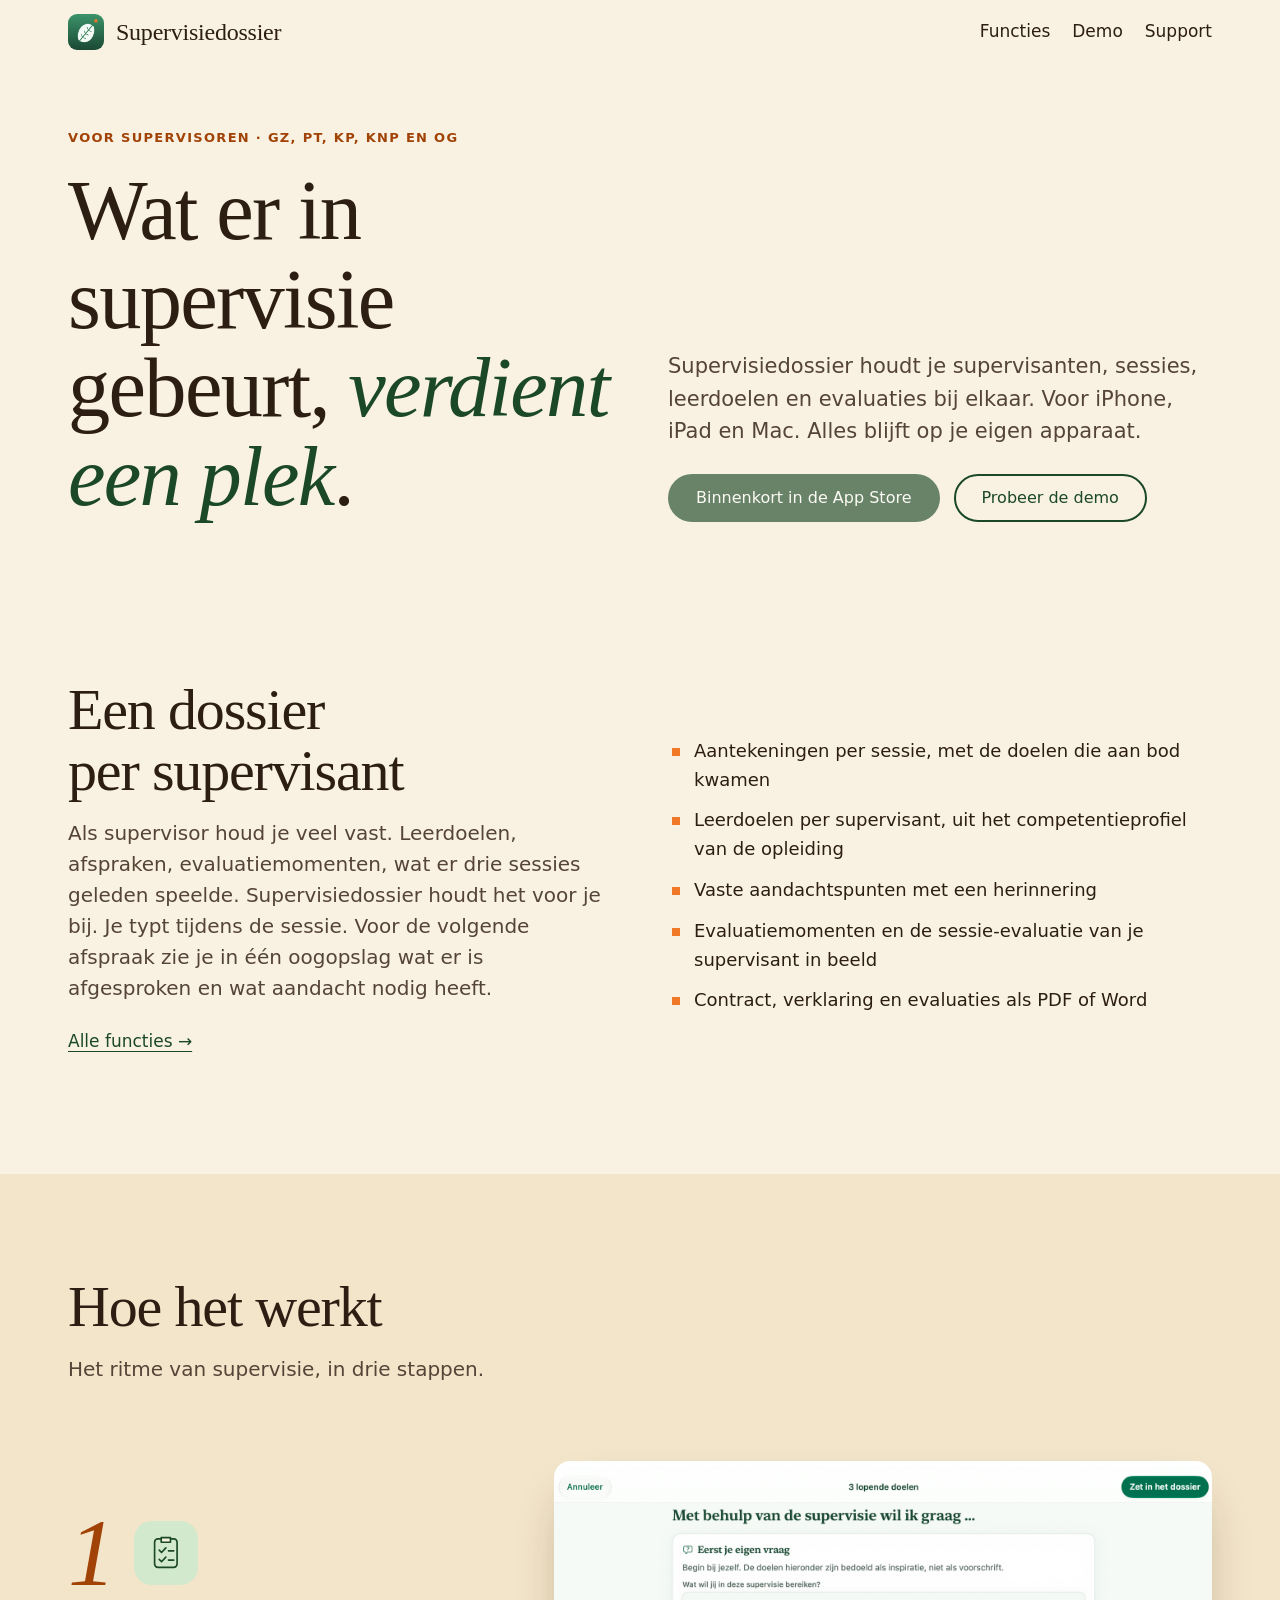
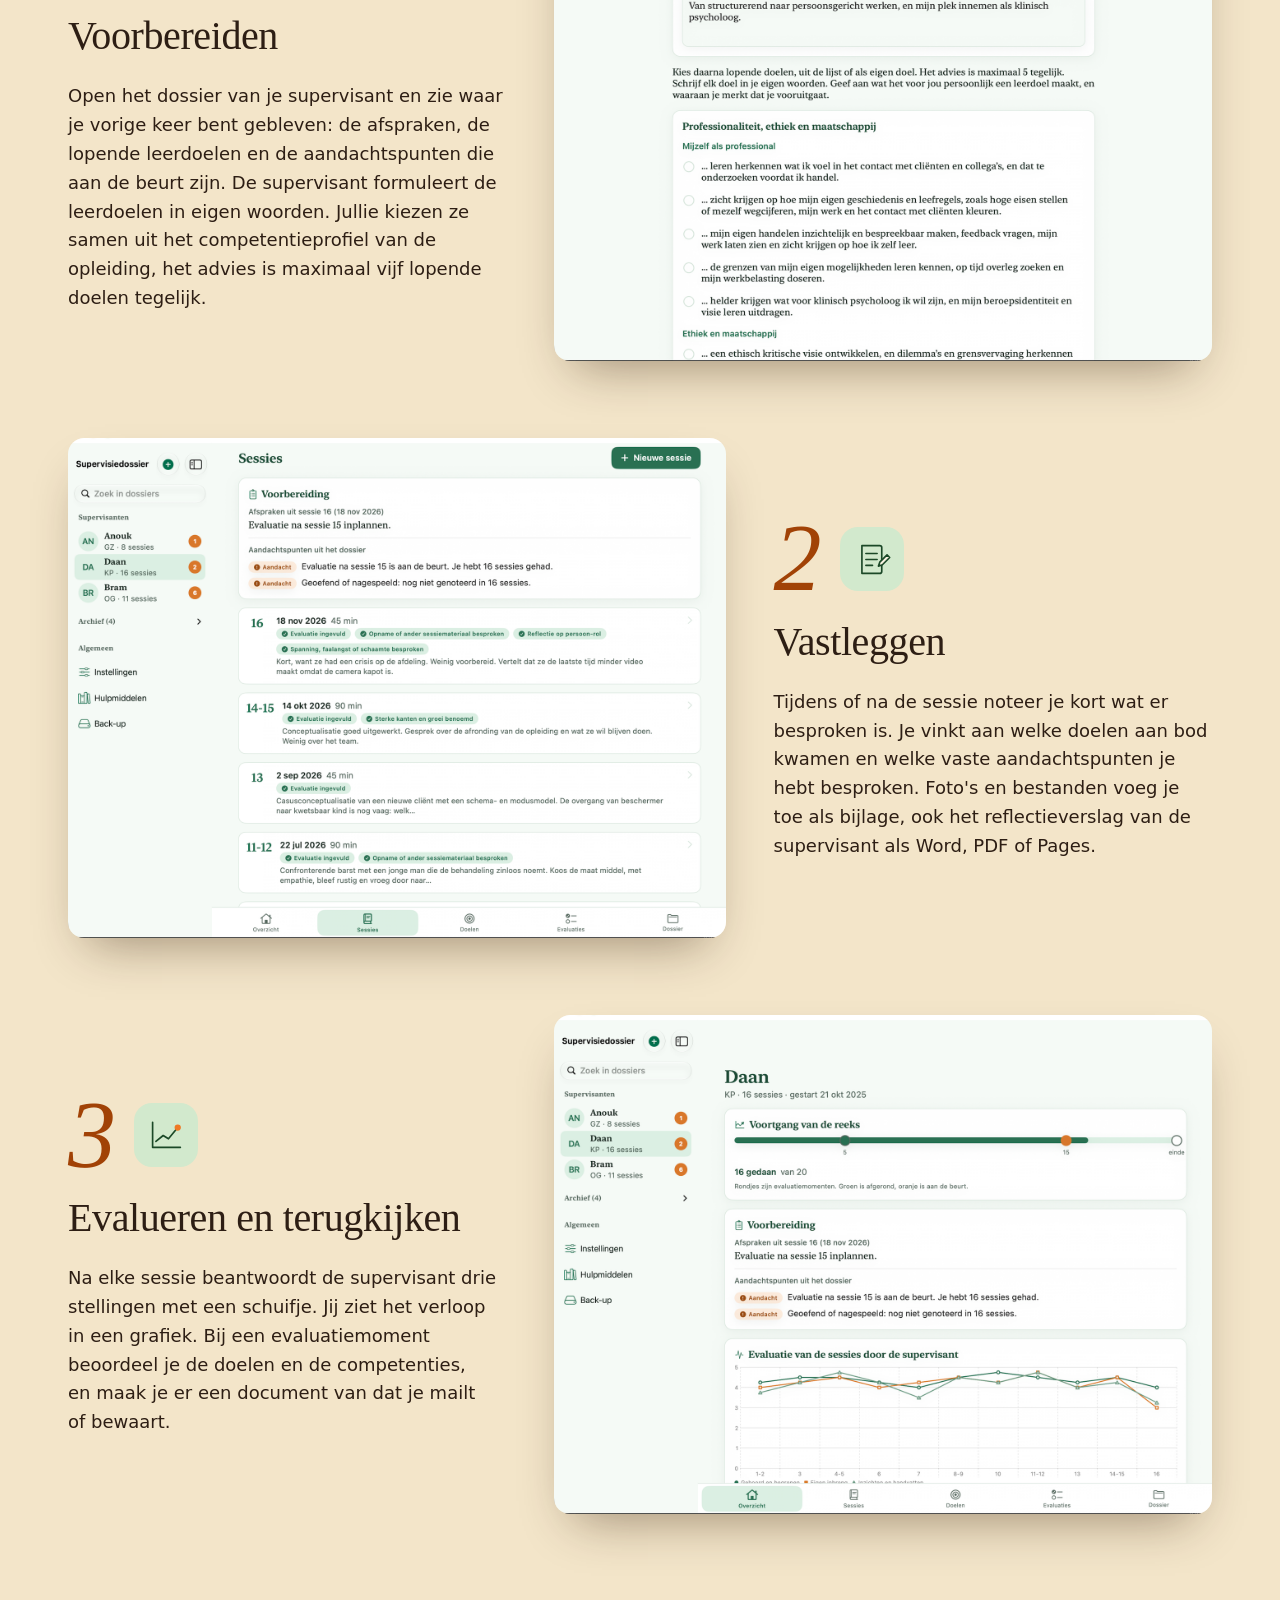
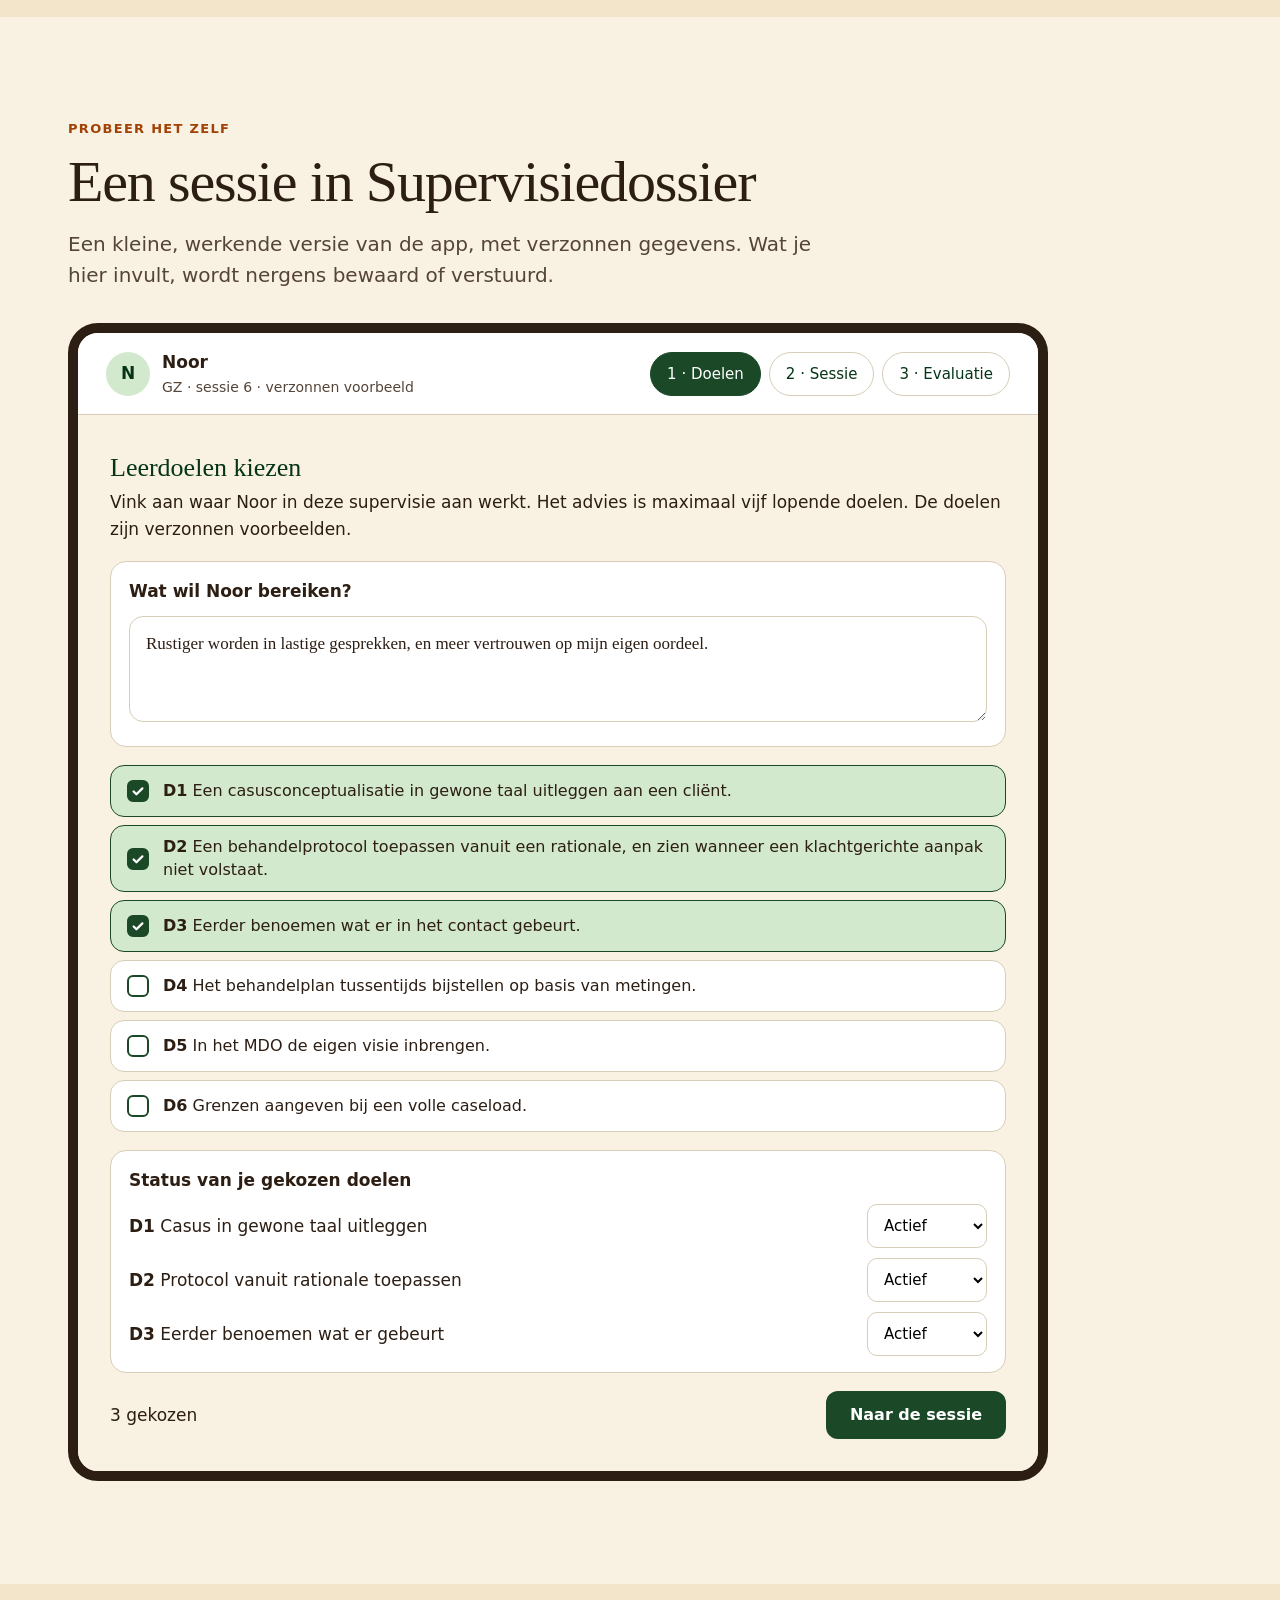
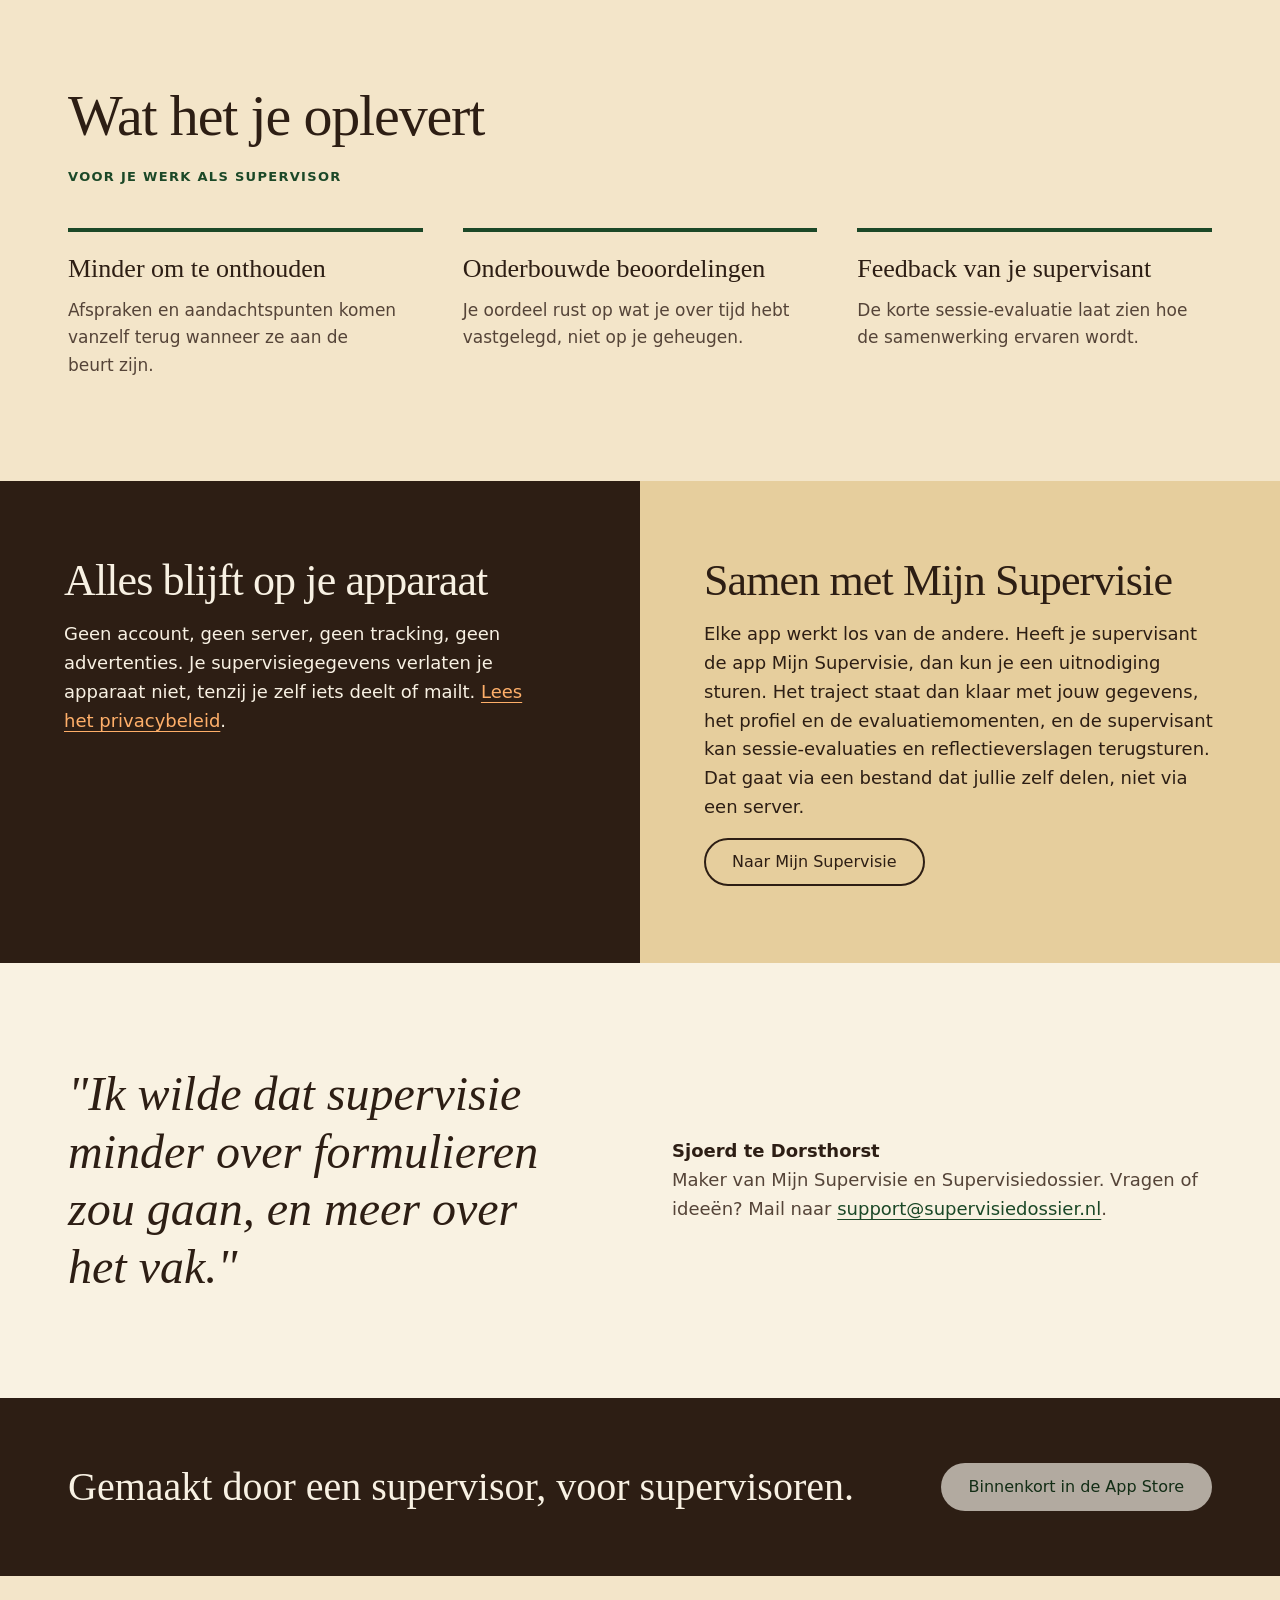
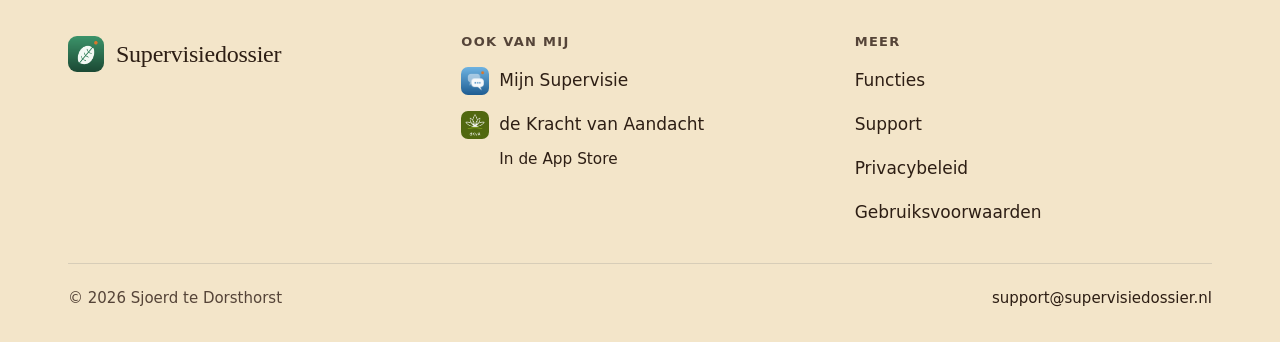
<file: index.html>
<!doctype html>
<html lang="nl">
<head>
<meta charset="utf-8">
<meta name="viewport" content="width=device-width, initial-scale=1">
<title>Supervisiedossier, de app voor supervisoren</title>
<meta name="description" content="Supervisiedossier houdt je supervisanten, sessies, leerdoelen en evaluaties bij elkaar. Voor iPhone, iPad en Mac. Alles blijft op je eigen apparaat.">
<meta name="color-scheme" content="light">
<link rel="icon" href="icon-supervisiedossier.png">
<link rel="apple-touch-icon" href="icon-supervisiedossier.png">
<link rel="stylesheet" href="style.css">
</head>
<body class="sd">
<a class="skip" href="#inhoud">Naar de inhoud</a>
<header class="top"><div class="wrap">
<a class="brand" href="index.html"><img src="icon-supervisiedossier.png" alt="">Supervisiedossier</a>
<nav class="main" aria-label="Hoofdmenu">
<a href="functies.html">Functies</a>
<a href="index.html#demo">Demo</a>
<a href="support.html">Support</a>
</nav></div></header>
<main id="inhoud">
<div class="wrap hero">
<div><div class="lbl" style="color:var(--sun-ink);margin-bottom:18px">Voor supervisoren · GZ, PT, KP, KNP en OG</div><h1 class="hd">Wat er in supervisie gebeurt, <em>verdient een plek</em>.</h1></div>
<div><p class="lead">Supervisiedossier houdt je supervisanten, sessies, leerdoelen en evaluaties bij elkaar. Voor iPhone, iPad en Mac. Alles blijft op je eigen apparaat.</p><div class="cta"><a class="btn primary" data-store href="#">Download in de App Store</a><a class="btn ghost" href="#demo">Probeer de demo</a><small><span class="price" data-price hidden></span> <span data-price-note hidden>iPhone, iPad en Mac</span></small></div></div>
</div>
<section class="s"><div class="wrap two">
<div><h2 class="hd">Een dossier per supervisant</h2><p class="intro">Als supervisor houd je veel vast. Leerdoelen, afspraken, evaluatiemomenten, wat er drie sessies geleden speelde. Supervisiedossier houdt het voor je bij. Je typt tijdens de sessie. Voor de volgende afspraak zie je in één oogopslag wat er is afgesproken en wat aandacht nodig heeft.</p><p style="margin-top:24px"><a href="functies.html">Alle functies →</a></p></div>
<ul class="ticks"><li>Aantekeningen per sessie, met de doelen die aan bod kwamen</li><li>Leerdoelen per supervisant, uit het competentieprofiel van de opleiding</li><li>Vaste aandachtspunten met een herinnering</li><li>Evaluatiemomenten en de sessie-evaluatie van je supervisant in beeld</li><li>Contract, verklaring en evaluaties als PDF of Word</li></ul>
</div></section>
<section class="s alt" id="hoe"><div class="wrap">
<h2 class="hd">Hoe het werkt</h2><p class="intro">Het ritme van supervisie, in drie stappen.</p>
<div class="step"><div><div class="numrow"><div class="num" aria-hidden="true">1</div><div class="stepicon"><svg viewBox="0 0 120 120" fill="none" stroke="var(--accent)" stroke-width="5" stroke-linecap="round" stroke-linejoin="round" aria-hidden="true"><rect x="26" y="18" width="68" height="86" rx="10"/><path d="M46 14h28v14H46z" fill="var(--paper)"/><path d="M40 52l7 7 13-14M40 80l7 7 13-14"/><path d="M68 54h16M68 82h16"/></svg></div></div><h3>Voorbereiden</h3><p>Open het dossier van je supervisant en zie waar je vorige keer bent gebleven: de afspraken, de lopende leerdoelen en de aandachtspunten die aan de beurt zijn. De supervisant formuleert de leerdoelen in eigen woorden. Jullie kiezen ze samen uit het competentieprofiel van de opleiding, het advies is maximaal vijf lopende doelen tegelijk.</p></div><div class="vis" style="flex-direction:column;gap:20px;align-items:center"><figure class="shotfig"><img src="sd-doelen.png" alt="Scherm uit Supervisiedossier: voorbereiden" loading="lazy" onerror="this.parentNode.classList.add('missing')"></figure></div></div><div class="step"><div class="vis" style="flex-direction:column;gap:20px;align-items:center"><figure class="shotfig"><img src="sd-sessie.png" alt="Scherm uit Supervisiedossier: vastleggen" loading="lazy" onerror="this.parentNode.classList.add('missing')"></figure></div><div><div class="numrow"><div class="num" aria-hidden="true">2</div><div class="stepicon"><svg viewBox="0 0 120 120" fill="none" stroke="var(--accent)" stroke-width="5" stroke-linecap="round" stroke-linejoin="round" aria-hidden="true"><path d="M30 20h54a6 6 0 0 1 6 6v72a6 6 0 0 1-6 6H30z"/><path d="M42 44h34M42 62h34M42 80h20"/><path d="M84 70l22-22 8 8-22 22-12 4z" fill="var(--paper)"/></svg></div></div><h3>Vastleggen</h3><p>Tijdens of na de sessie noteer je kort wat er besproken is. Je vinkt aan welke doelen aan bod kwamen en welke vaste aandachtspunten je hebt besproken. Foto's en bestanden voeg je toe als bijlage, ook het reflectieverslag van de supervisant als Word, PDF of Pages.</p></div></div><div class="step"><div><div class="numrow"><div class="num" aria-hidden="true">3</div><div class="stepicon"><svg viewBox="0 0 120 120" fill="none" stroke="var(--accent)" stroke-width="5" stroke-linecap="round" stroke-linejoin="round" aria-hidden="true"><path d="M20 98h84M20 98V22"/><path d="M30 80l22-18 16 10 28-34"/><circle cx="96" cy="38" r="7" fill="var(--sun)" stroke="var(--sun)"/></svg></div></div><h3>Evalueren en terugkijken</h3><p>Na elke sessie beantwoordt de supervisant drie stellingen met een schuifje. Jij ziet het verloop in een grafiek. Bij een evaluatiemoment beoordeel je de doelen en de competenties, en maak je er een document van dat je mailt of bewaart.</p></div><div class="vis" style="flex-direction:column;gap:20px;align-items:center"><figure class="shotfig"><img src="sd-evaluatie.png" alt="Scherm uit Supervisiedossier: evalueren en terugkijken" loading="lazy" onerror="this.parentNode.classList.add('missing')"></figure></div></div>
</div></section>
<section class="s" id="demo"><div class="wrap">
<div class="lbl" style="color:var(--sun-ink);margin-bottom:12px">Probeer het zelf</div>
<h2 class="hd">Een sessie in Supervisiedossier</h2>
<p class="intro">Een kleine, werkende versie van de app, met verzonnen gegevens. Wat je hier invult, wordt nergens bewaard of verstuurd.</p>
<div id="demo-app" aria-live="polite"><noscript><p>Voor de demo is JavaScript nodig.</p></noscript></div>
</div></section>
<section class="s alt" id="meerwaarde"><div class="wrap">
<h2 class="hd">Wat het je oplevert</h2><div class="lbl" style="color:var(--accent);margin-top:20px">Voor je werk als supervisor</div>
<div class="value"><div><h3>Minder om te onthouden</h3><p>Afspraken en aandachtspunten komen vanzelf terug wanneer ze aan de beurt zijn.</p></div><div><h3>Onderbouwde beoordelingen</h3><p>Je oordeel rust op wat je over tijd hebt vastgelegd, niet op je geheugen.</p></div><div><h3>Feedback van je supervisant</h3><p>De korte sessie-evaluatie laat zien hoe de samenwerking ervaren wordt.</p></div></div>
</div></section>
<section class="blocks">
<div class="dark"><h2 class="hd">Alles blijft op je apparaat</h2><p>Geen account, geen server, geen tracking, geen advertenties. Je supervisiegegevens verlaten je apparaat niet, tenzij je zelf iets deelt of mailt. <a href="privacy.html">Lees het privacybeleid</a>.</p></div>
<div class="sandbg"><h2 class="hd">Samen met Mijn Supervisie</h2><p>Elke app werkt los van de andere. Heeft je supervisant de app Mijn Supervisie, dan kun je een uitnodiging sturen. Het traject staat dan klaar met jouw gegevens, het profiel en de evaluatiemomenten, en de supervisant kan sessie-evaluaties en reflectieverslagen terugsturen. Dat gaat via een bestand dat jullie zelf delen, niet via een server.</p><a class="btn ghost" href="https://mijnsupervisie.nl" style="border-color:var(--ink);color:var(--ink)">Naar Mijn Supervisie</a></div>
</section>
<section class="s"><div class="wrap two">
<blockquote>"Ik wilde dat supervisie minder over formulieren zou gaan, en meer over het vak."</blockquote>
<div class="maker"><strong>Sjoerd te Dorsthorst</strong><span style="color:var(--ink2)">Maker van Mijn Supervisie en Supervisiedossier. Vragen of ideeën? Mail naar <a href="mailto:support@supervisiedossier.nl">support@supervisiedossier.nl</a>.</span></div>
</div></section>
<section class="band"><div class="wrap"><div><p class="big">Gemaakt door een supervisor, voor supervisoren.</p></div><div style="display:flex;flex-direction:column;gap:12px;align-items:flex-start"><a class="btn light" data-store href="#">Download in de App Store</a></div></div></section>
</main>
<footer class="bot"><div class="wrap">
<div class="grid">
<a class="brand" href="index.html" style="align-self:start"><img src="icon-supervisiedossier.png" alt="">Supervisiedossier</a>
<div class="col"><div class="lbl">Ook van mij</div><a href="https://mijnsupervisie.nl" style="gap:10px"><img src="icon-mijnsupervisie.png" alt="" style="width:28px;height:28px;border-radius:7px">Mijn Supervisie</a><a href="https://krachtvanaandachtapp.nl" style="gap:10px"><img src="icoon-96.png" alt="" style="width:28px;height:28px;border-radius:7px" onerror="this.style.display='none'">de Kracht van Aandacht</a><a href="https://apps.apple.com/app/de-kracht-van-aandacht/id6835198342" style="min-height:0;font-size:.9em;padding-left:38px">In de App Store</a></div>
<div class="col"><div class="lbl">Meer</div><a href="functies.html">Functies</a><a href="support.html">Support</a><a href="privacy.html">Privacybeleid</a><a href="voorwaarden.html">Gebruiksvoorwaarden</a></div>
</div>
<div class="legal"><span>© 2026 Sjoerd te Dorsthorst</span><a href="mailto:support@supervisiedossier.nl" style="min-height:0">support@supervisiedossier.nl</a></div>
</div></footer>
<script src="site-config.js"></script>
<script src="site.js"></script>
<script>window.DEMO={"kind": "sd", "who": "Noor", "initials": "N", "whoSub": "GZ · sessie 6 · verzonnen voorbeeld", "tabs": ["Doelen", "Sessie", "Evaluatie"], "nextLabels": ["Naar de sessie", "Naar de evaluatie"], "goalsTitle": "Leerdoelen kiezen", "goalsIntro": "Vink aan waar Noor in deze supervisie aan werkt. Het advies is maximaal vijf lopende doelen. De doelen zijn verzonnen voorbeelden.", "wishLabel": "Wat wil Noor bereiken?", "wish": "Rustiger worden in lastige gesprekken, en meer vertrouwen op mijn eigen oordeel.", "goals": [{"id": "g1", "code": "D1", "text": "Een casusconceptualisatie in gewone taal uitleggen aan een cliënt.", "short": "Casus in gewone taal uitleggen", "on": true}, {"id": "g2", "code": "D2", "text": "Een behandelprotocol toepassen vanuit een rationale, en zien wanneer een klachtgerichte aanpak niet volstaat.", "short": "Protocol vanuit rationale toepassen", "on": true}, {"id": "g3", "code": "D3", "text": "Eerder benoemen wat er in het contact gebeurt.", "short": "Eerder benoemen wat er gebeurt", "on": true}, {"id": "g4", "code": "D4", "text": "Het behandelplan tussentijds bijstellen op basis van metingen.", "short": "Behandelplan bijstellen", "on": false}, {"id": "g5", "code": "D5", "text": "In het MDO de eigen visie inbrengen.", "short": "Eigen visie inbrengen in het MDO", "on": false}, {"id": "g6", "code": "D6", "text": "Grenzen aangeven bij een volle caseload.", "short": "Grenzen aangeven", "on": false}], "sessionTitle": "Sessie 6", "sessionMeta": "9 november 2026 · 45 minuten, telt als 1 sessie", "seenLabel": "Doelen die aan bod kwamen", "seenStart": ["g3"], "ptsLabel": "Vaste aandachtspunten van deze sessie", "pts": ["Opname of ander sessiemateriaal besproken", "Reflectie op persoon-rol", "Sterke kanten en groei benoemd", "Spanning, faalangst of schaamte besproken", "Geoefend of nagespeeld"], "ptsStart": [0], "noteLabel": "Aantekeningen", "note": "Noor bracht een opname in van een sessie die stroef liep. We keken samen naar het moment waarop ze sneller ging praten. Afspraak: volgende keer weer een fragment, nu van een moment waar ze tevreden over is.", "evTitle": "Hoe was de bijeenkomst van vandaag voor jou?", "evIntro": "Deze drie stellingen vult de supervisant in. Schuif zelf mee.", "evStart": [84, 72, 90], "axes": [{"name": "Gehoord en begrepen", "sub": "De supervisor heeft naar mij geluisterd en mij begrepen.", "hist": [3.1, 3.4, 3.3, 3.8, 4.0]}, {"name": "Eigen inbreng", "sub": "Ik heb kunnen inbrengen wat ik vooraf wilde.", "hist": [2.6, 3.0, 3.2, 3.1, 3.6]}, {"name": "Inzichten en handvatten", "sub": "Deze sessie gaf mij nieuwe inzichten en handvatten.", "hist": [2.9, 3.2, 3.5, 3.7, 3.9]}], "chartTitle": "Verloop over alle sessies", "chartNote": "Dit zie jij als supervisor. Het laatste punt beweegt mee met de schuifjes."};</script>
<script src="demo.js"></script>
</body>
</html>
</file>
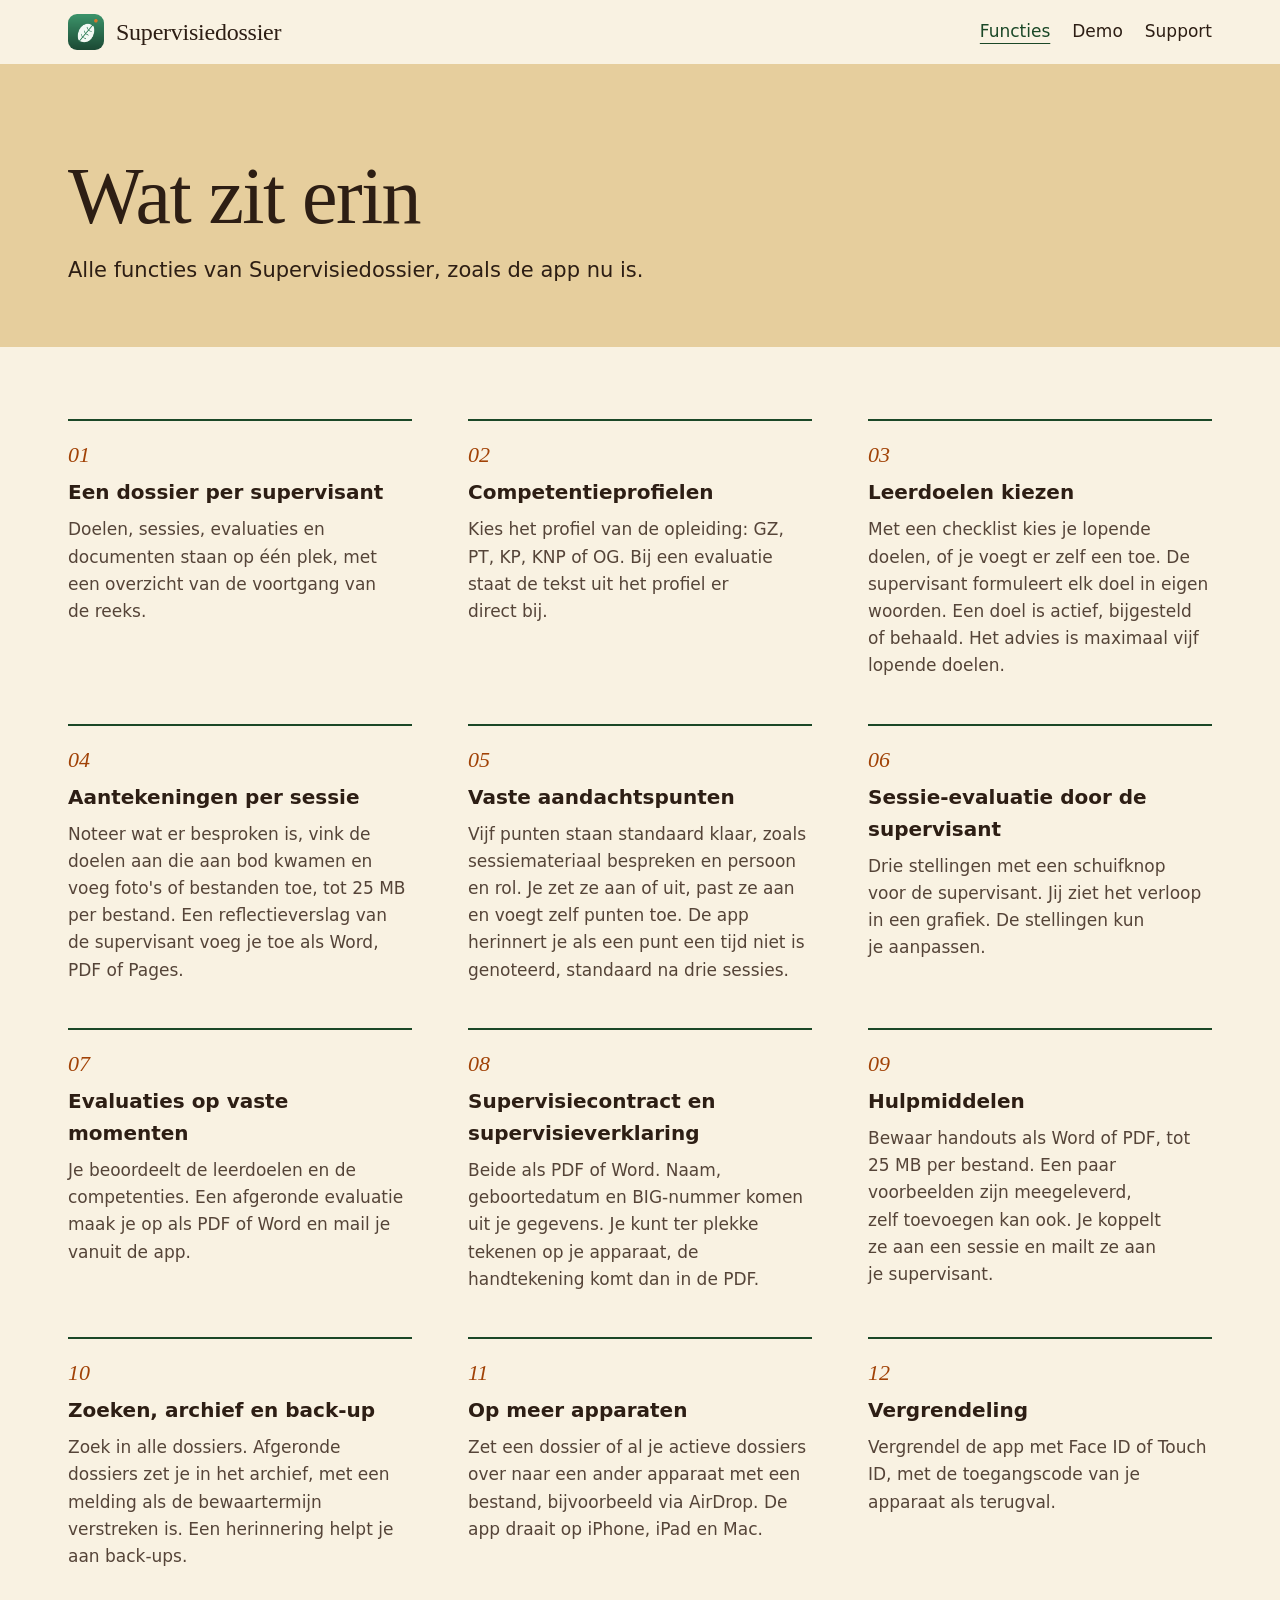
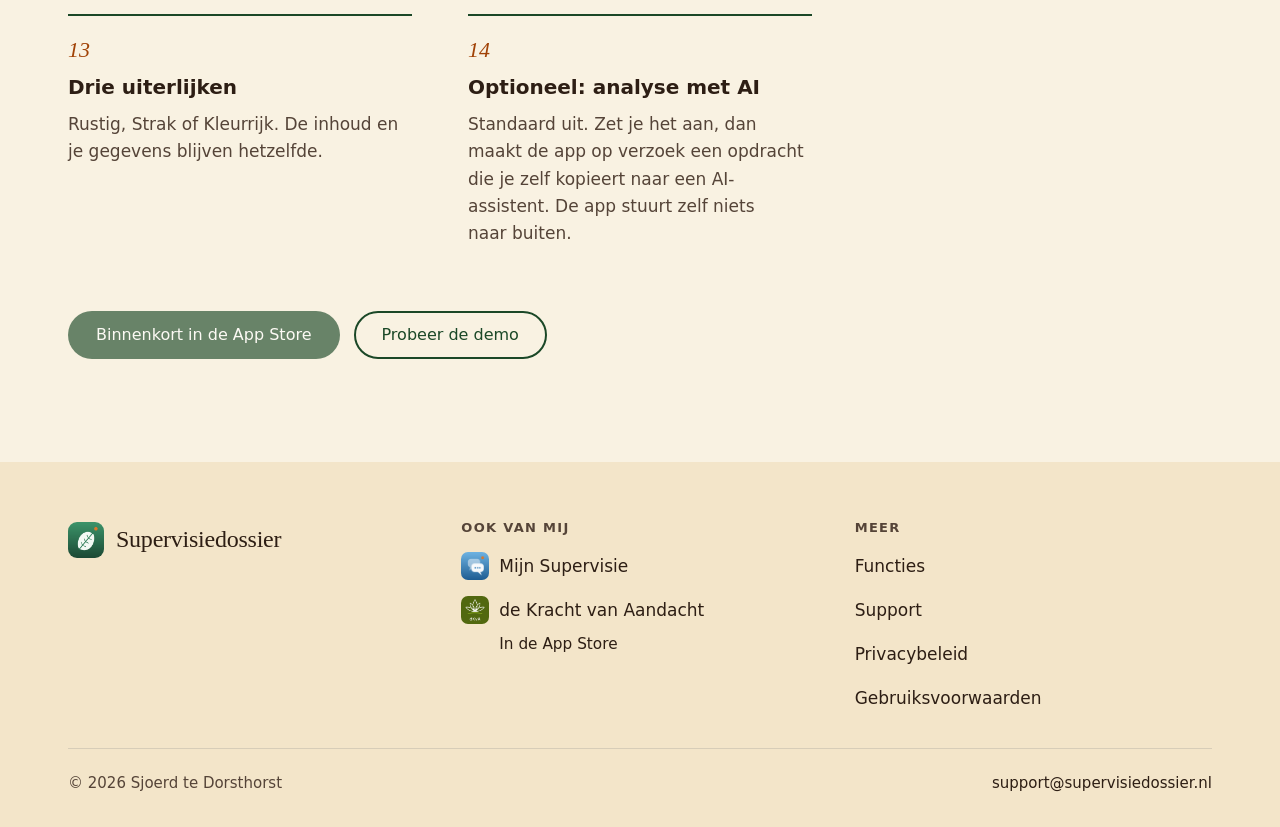
<file: functies.html>
<!doctype html>
<html lang="nl">
<head>
<meta charset="utf-8">
<meta name="viewport" content="width=device-width, initial-scale=1">
<title>Functies van Supervisiedossier</title>
<meta name="description" content="Alle functies van Supervisiedossier op een rij.">
<meta name="color-scheme" content="light">
<link rel="icon" href="icon-supervisiedossier.png">
<link rel="apple-touch-icon" href="icon-supervisiedossier.png">
<link rel="stylesheet" href="style.css">
</head>
<body class="sd">
<a class="skip" href="#inhoud">Naar de inhoud</a>
<header class="top"><div class="wrap">
<a class="brand" href="index.html"><img src="icon-supervisiedossier.png" alt="">Supervisiedossier</a>
<nav class="main" aria-label="Hoofdmenu">
<a href="functies.html" aria-current="page">Functies</a>
<a href="index.html#demo">Demo</a>
<a href="support.html">Support</a>
</nav></div></header>
<main id="inhoud">
<div class="phead"><div class="wrap"><h1 class="hd">Wat zit erin</h1><p>Alle functies van Supervisiedossier, zoals de app nu is.</p></div></div>
<section class="s" style="padding-top:24px"><div class="wrap"><div class="feat"><article><div class="n">01</div><h3>Een dossier per supervisant</h3><p>Doelen, sessies, evaluaties en documenten staan op één plek, met een overzicht van de voortgang van de reeks.</p></article><article><div class="n">02</div><h3>Competentieprofielen</h3><p>Kies het profiel van de opleiding: GZ, PT, KP, KNP of OG. Bij een evaluatie staat de tekst uit het profiel er direct bij.</p></article><article><div class="n">03</div><h3>Leerdoelen kiezen</h3><p>Met een checklist kies je lopende doelen, of je voegt er zelf een toe. De supervisant formuleert elk doel in eigen woorden. Een doel is actief, bijgesteld of behaald. Het advies is maximaal vijf lopende doelen.</p></article><article><div class="n">04</div><h3>Aantekeningen per sessie</h3><p>Noteer wat er besproken is, vink de doelen aan die aan bod kwamen en voeg foto's of bestanden toe, tot 25 MB per bestand. Een reflectieverslag van de supervisant voeg je toe als Word, PDF of Pages.</p></article><article><div class="n">05</div><h3>Vaste aandachtspunten</h3><p>Vijf punten staan standaard klaar, zoals sessiemateriaal bespreken en persoon en rol. Je zet ze aan of uit, past ze aan en voegt zelf punten toe. De app herinnert je als een punt een tijd niet is genoteerd, standaard na drie sessies.</p></article><article><div class="n">06</div><h3>Sessie-evaluatie door de supervisant</h3><p>Drie stellingen met een schuifknop voor de supervisant. Jij ziet het verloop in een grafiek. De stellingen kun je aanpassen.</p></article><article><div class="n">07</div><h3>Evaluaties op vaste momenten</h3><p>Je beoordeelt de leerdoelen en de competenties. Een afgeronde evaluatie maak je op als PDF of Word en mail je vanuit de app.</p></article><article><div class="n">08</div><h3>Supervisiecontract en supervisieverklaring</h3><p>Beide als PDF of Word. Naam, geboortedatum en BIG-nummer komen uit je gegevens. Je kunt ter plekke tekenen op je apparaat, de handtekening komt dan in de PDF.</p></article><article><div class="n">09</div><h3>Hulpmiddelen</h3><p>Bewaar handouts als Word of PDF, tot 25 MB per bestand. Een paar voorbeelden zijn meegeleverd, zelf toevoegen kan ook. Je koppelt ze aan een sessie en mailt ze aan je supervisant.</p></article><article><div class="n">10</div><h3>Zoeken, archief en back-up</h3><p>Zoek in alle dossiers. Afgeronde dossiers zet je in het archief, met een melding als de bewaartermijn verstreken is. Een herinnering helpt je aan back-ups.</p></article><article><div class="n">11</div><h3>Op meer apparaten</h3><p>Zet een dossier of al je actieve dossiers over naar een ander apparaat met een bestand, bijvoorbeeld via AirDrop. De app draait op iPhone, iPad en Mac.</p></article><article><div class="n">12</div><h3>Vergrendeling</h3><p>Vergrendel de app met Face ID of Touch ID, met de toegangscode van je apparaat als terugval.</p></article><article><div class="n">13</div><h3>Drie uiterlijken</h3><p>Rustig, Strak of Kleurrijk. De inhoud en je gegevens blijven hetzelfde.</p></article><article><div class="n">14</div><h3>Optioneel: analyse met AI</h3><p>Standaard uit. Zet je het aan, dan maakt de app op verzoek een opdracht die je zelf kopieert naar een AI-assistent. De app stuurt zelf niets naar buiten.</p></article></div>
<div class="cta" style="margin-top:64px"><a class="btn primary" data-store href="#">Download in de App Store</a><a class="btn ghost" href="index.html#demo">Probeer de demo</a><small><span class="price" data-price hidden></span> <span data-price-note hidden>iPhone, iPad en Mac</span></small></div></div></section>
</main>
<footer class="bot"><div class="wrap">
<div class="grid">
<a class="brand" href="index.html" style="align-self:start"><img src="icon-supervisiedossier.png" alt="">Supervisiedossier</a>
<div class="col"><div class="lbl">Ook van mij</div><a href="https://mijnsupervisie.nl" style="gap:10px"><img src="icon-mijnsupervisie.png" alt="" style="width:28px;height:28px;border-radius:7px">Mijn Supervisie</a><a href="https://krachtvanaandachtapp.nl" style="gap:10px"><img src="icoon-96.png" alt="" style="width:28px;height:28px;border-radius:7px" onerror="this.style.display='none'">de Kracht van Aandacht</a><a href="https://apps.apple.com/app/de-kracht-van-aandacht/id6835198342" style="min-height:0;font-size:.9em;padding-left:38px">In de App Store</a></div>
<div class="col"><div class="lbl">Meer</div><a href="functies.html">Functies</a><a href="support.html">Support</a><a href="privacy.html">Privacybeleid</a><a href="voorwaarden.html">Gebruiksvoorwaarden</a></div>
</div>
<div class="legal"><span>© 2026 Sjoerd te Dorsthorst</span><a href="mailto:support@supervisiedossier.nl" style="min-height:0">support@supervisiedossier.nl</a></div>
</div></footer>
<script src="site-config.js"></script>
<script src="site.js"></script>

</body>
</html>
</file>
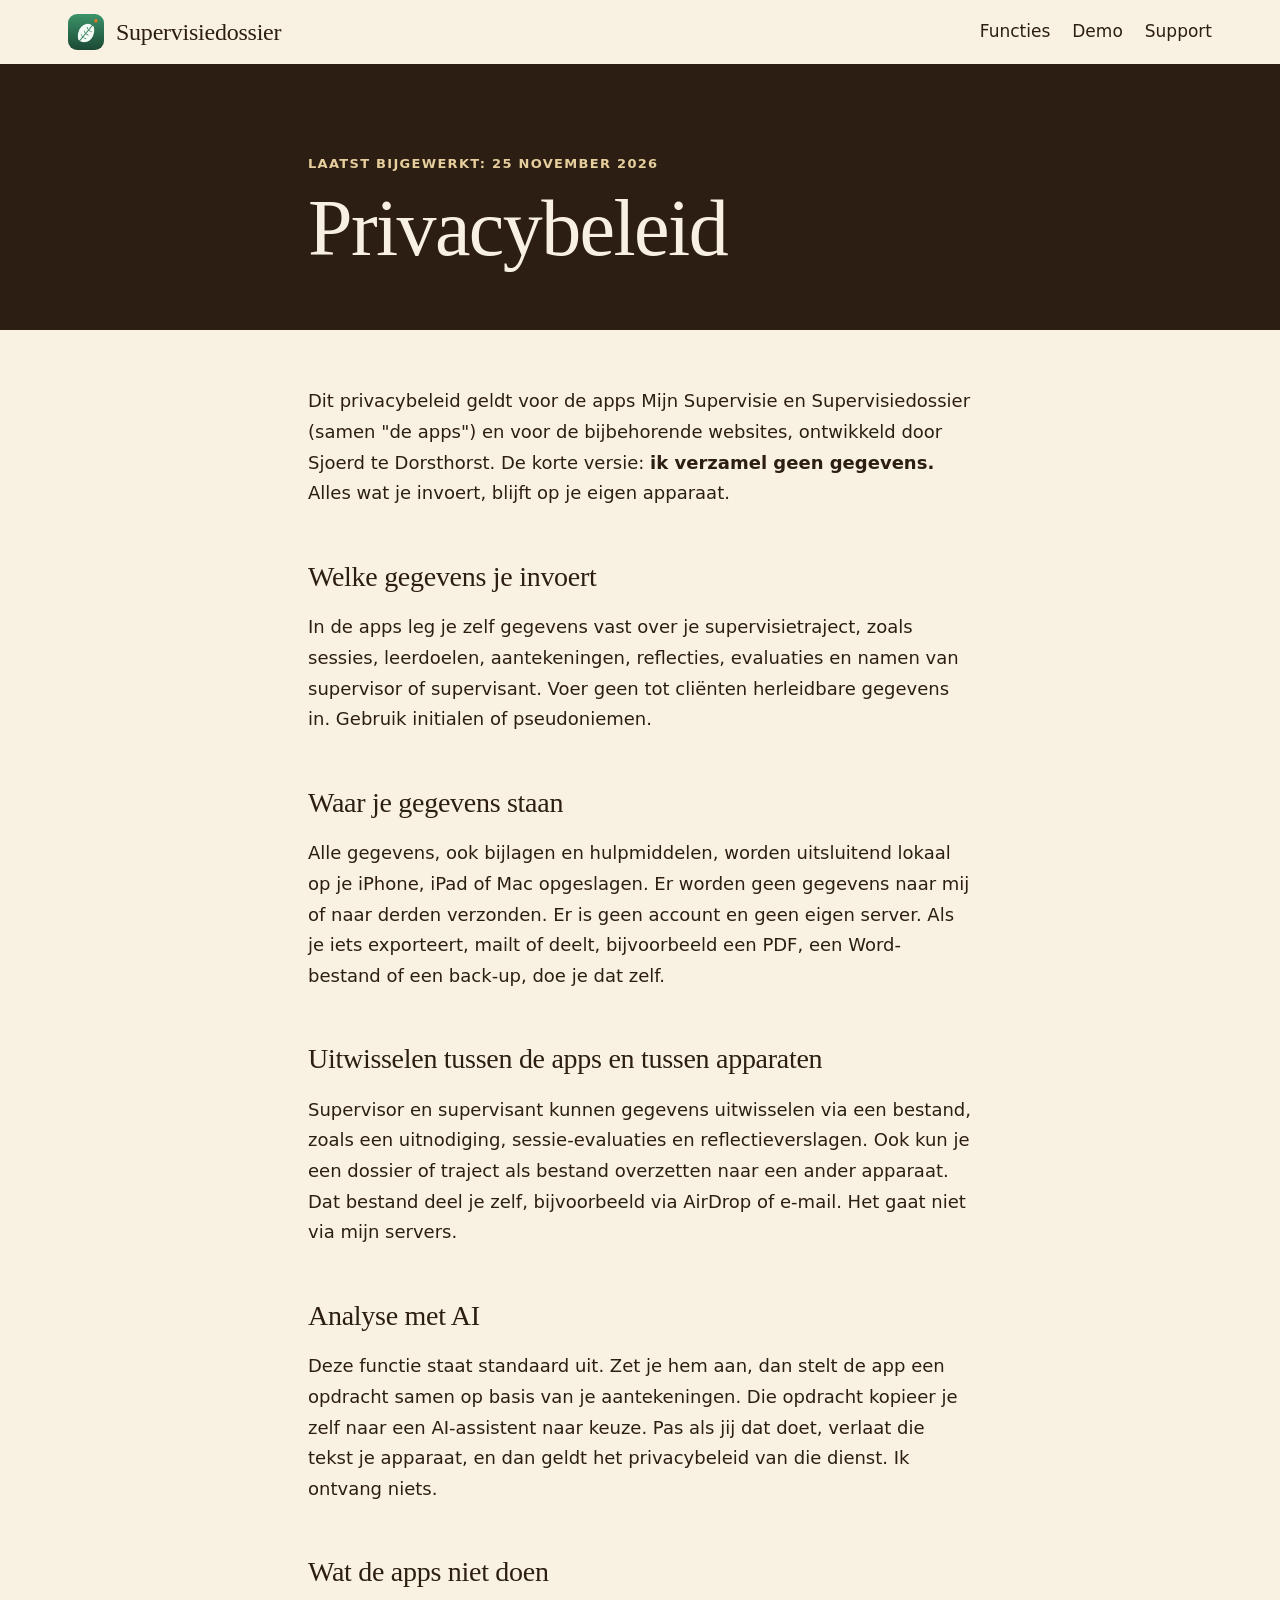
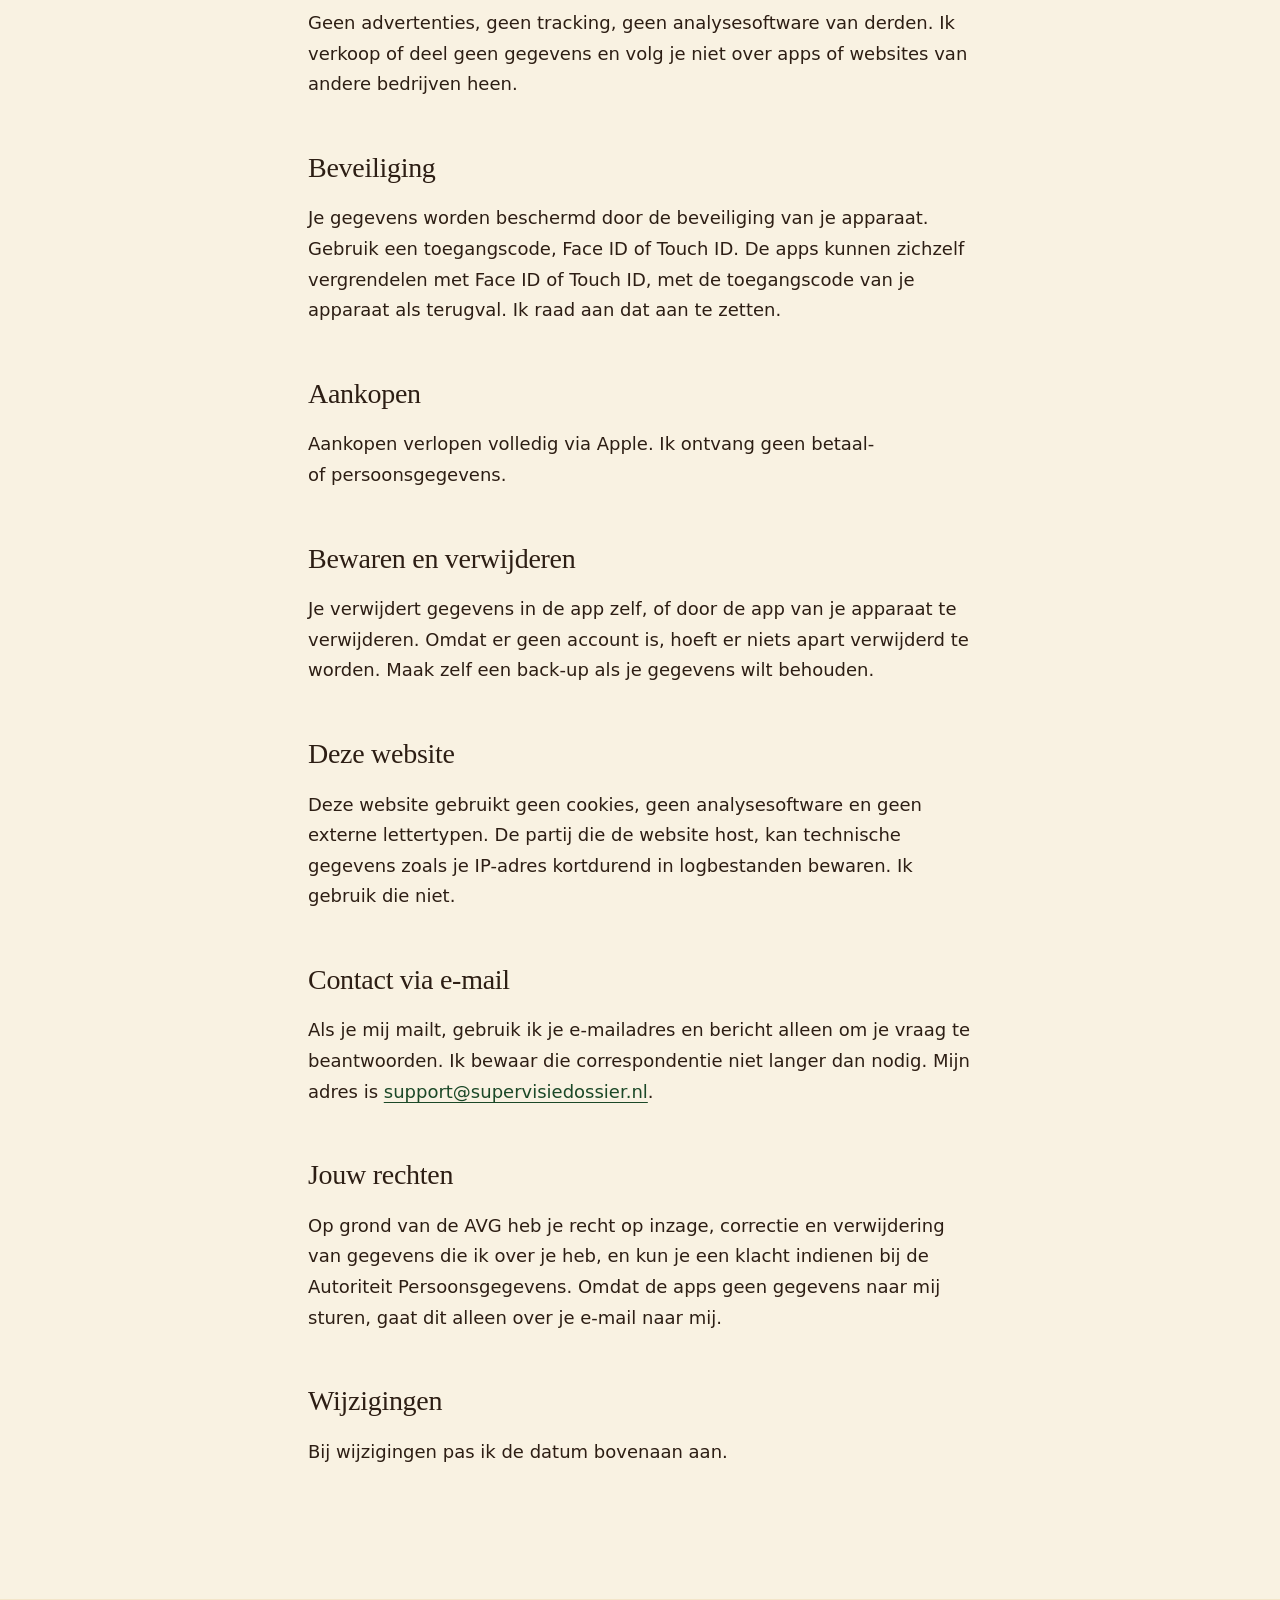
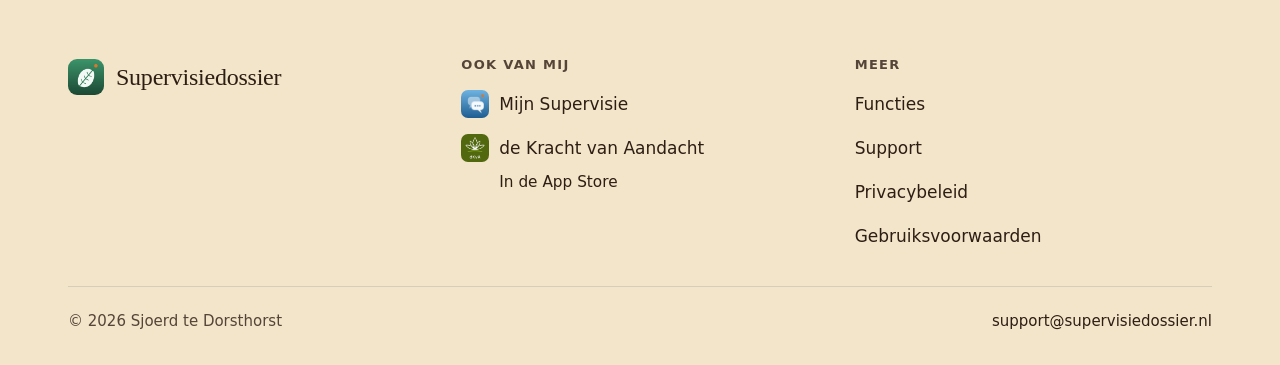
<file: privacy.html>
<!doctype html>
<html lang="nl">
<head>
<meta charset="utf-8">
<meta name="viewport" content="width=device-width, initial-scale=1">
<title>Privacybeleid, Supervisiedossier</title>
<meta name="description" content="Privacybeleid van Supervisiedossier en Mijn Supervisie: geen gegevens verzameld, alles blijft op je apparaat.">
<meta name="color-scheme" content="light">
<link rel="icon" href="icon-supervisiedossier.png">
<link rel="apple-touch-icon" href="icon-supervisiedossier.png">
<link rel="stylesheet" href="style.css">
</head>
<body class="sd">
<a class="skip" href="#inhoud">Naar de inhoud</a>
<header class="top"><div class="wrap">
<a class="brand" href="index.html"><img src="icon-supervisiedossier.png" alt="">Supervisiedossier</a>
<nav class="main" aria-label="Hoofdmenu">
<a href="functies.html">Functies</a>
<a href="index.html#demo">Demo</a>
<a href="support.html">Support</a>
</nav></div></header>
<main id="inhoud">
<div class="phead dk"><div class="wrap" style="max-width:720px"><div class="lbl" style="color:var(--sand)">Laatst bijgewerkt: 25 november 2026</div><h1 class="hd" style="margin-top:12px">Privacybeleid</h1></div></div>
<article class="text"><p>Dit privacybeleid geldt voor de apps Mijn Supervisie en Supervisiedossier (samen "de apps") en voor de bijbehorende websites, ontwikkeld door Sjoerd te Dorsthorst. De korte versie: <strong>ik verzamel geen gegevens.</strong> Alles wat je invoert, blijft op je eigen apparaat.</p><h2>Welke gegevens je invoert</h2><p>In de apps leg je zelf gegevens vast over je supervisietraject, zoals sessies, leerdoelen, aantekeningen, reflecties, evaluaties en namen van supervisor of supervisant. Voer geen tot cliënten herleidbare gegevens in. Gebruik initialen of pseudoniemen.</p><h2>Waar je gegevens staan</h2><p>Alle gegevens, ook bijlagen en hulpmiddelen, worden uitsluitend lokaal op je iPhone, iPad of Mac opgeslagen. Er worden geen gegevens naar mij of naar derden verzonden. Er is geen account en geen eigen server. Als je iets exporteert, mailt of deelt, bijvoorbeeld een PDF, een Word-bestand of een back-up, doe je dat zelf.</p><h2>Uitwisselen tussen de apps en tussen apparaten</h2><p>Supervisor en supervisant kunnen gegevens uitwisselen via een bestand, zoals een uitnodiging, sessie-evaluaties en reflectieverslagen. Ook kun je een dossier of traject als bestand overzetten naar een ander apparaat. Dat bestand deel je zelf, bijvoorbeeld via AirDrop of e-mail. Het gaat niet via mijn servers.</p><h2>Analyse met AI</h2><p>Deze functie staat standaard uit. Zet je hem aan, dan stelt de app een opdracht samen op basis van je aantekeningen. Die opdracht kopieer je zelf naar een AI-assistent naar keuze. Pas als jij dat doet, verlaat die tekst je apparaat, en dan geldt het privacybeleid van die dienst. Ik ontvang niets.</p><h2>Wat de apps niet doen</h2><p>Geen advertenties, geen tracking, geen analysesoftware van derden. Ik verkoop of deel geen gegevens en volg je niet over apps of websites van andere bedrijven heen.</p><h2>Beveiliging</h2><p>Je gegevens worden beschermd door de beveiliging van je apparaat. Gebruik een toegangscode, Face ID of Touch ID. De apps kunnen zichzelf vergrendelen met Face ID of Touch ID, met de toegangscode van je apparaat als terugval. Ik raad aan dat aan te zetten.</p><h2>Aankopen</h2><p>Aankopen verlopen volledig via Apple. Ik ontvang geen betaal- of persoonsgegevens.</p><h2>Bewaren en verwijderen</h2><p>Je verwijdert gegevens in de app zelf, of door de app van je apparaat te verwijderen. Omdat er geen account is, hoeft er niets apart verwijderd te worden. Maak zelf een back-up als je gegevens wilt behouden.</p><h2>Deze website</h2><p>Deze website gebruikt geen cookies, geen analysesoftware en geen externe lettertypen. De partij die de website host, kan technische gegevens zoals je IP-adres kortdurend in logbestanden bewaren. Ik gebruik die niet.</p><h2>Contact via e-mail</h2><p>Als je mij mailt, gebruik ik je e-mailadres en bericht alleen om je vraag te beantwoorden. Ik bewaar die correspondentie niet langer dan nodig. Mijn adres is <a href="mailto:support@supervisiedossier.nl">support@supervisiedossier.nl</a>.</p><h2>Jouw rechten</h2><p>Op grond van de AVG heb je recht op inzage, correctie en verwijdering van gegevens die ik over je heb, en kun je een klacht indienen bij de Autoriteit Persoonsgegevens. Omdat de apps geen gegevens naar mij sturen, gaat dit alleen over je e-mail naar mij.</p><h2>Wijzigingen</h2><p>Bij wijzigingen pas ik de datum bovenaan aan.</p></article>
</main>
<footer class="bot"><div class="wrap">
<div class="grid">
<a class="brand" href="index.html" style="align-self:start"><img src="icon-supervisiedossier.png" alt="">Supervisiedossier</a>
<div class="col"><div class="lbl">Ook van mij</div><a href="https://mijnsupervisie.nl" style="gap:10px"><img src="icon-mijnsupervisie.png" alt="" style="width:28px;height:28px;border-radius:7px">Mijn Supervisie</a><a href="https://krachtvanaandachtapp.nl" style="gap:10px"><img src="icoon-96.png" alt="" style="width:28px;height:28px;border-radius:7px" onerror="this.style.display='none'">de Kracht van Aandacht</a><a href="https://apps.apple.com/app/de-kracht-van-aandacht/id6835198342" style="min-height:0;font-size:.9em;padding-left:38px">In de App Store</a></div>
<div class="col"><div class="lbl">Meer</div><a href="functies.html">Functies</a><a href="support.html">Support</a><a href="privacy.html">Privacybeleid</a><a href="voorwaarden.html">Gebruiksvoorwaarden</a></div>
</div>
<div class="legal"><span>© 2026 Sjoerd te Dorsthorst</span><a href="mailto:support@supervisiedossier.nl" style="min-height:0">support@supervisiedossier.nl</a></div>
</div></footer>
<script src="site-config.js"></script>
<script src="site.js"></script>

</body>
</html>
</file>
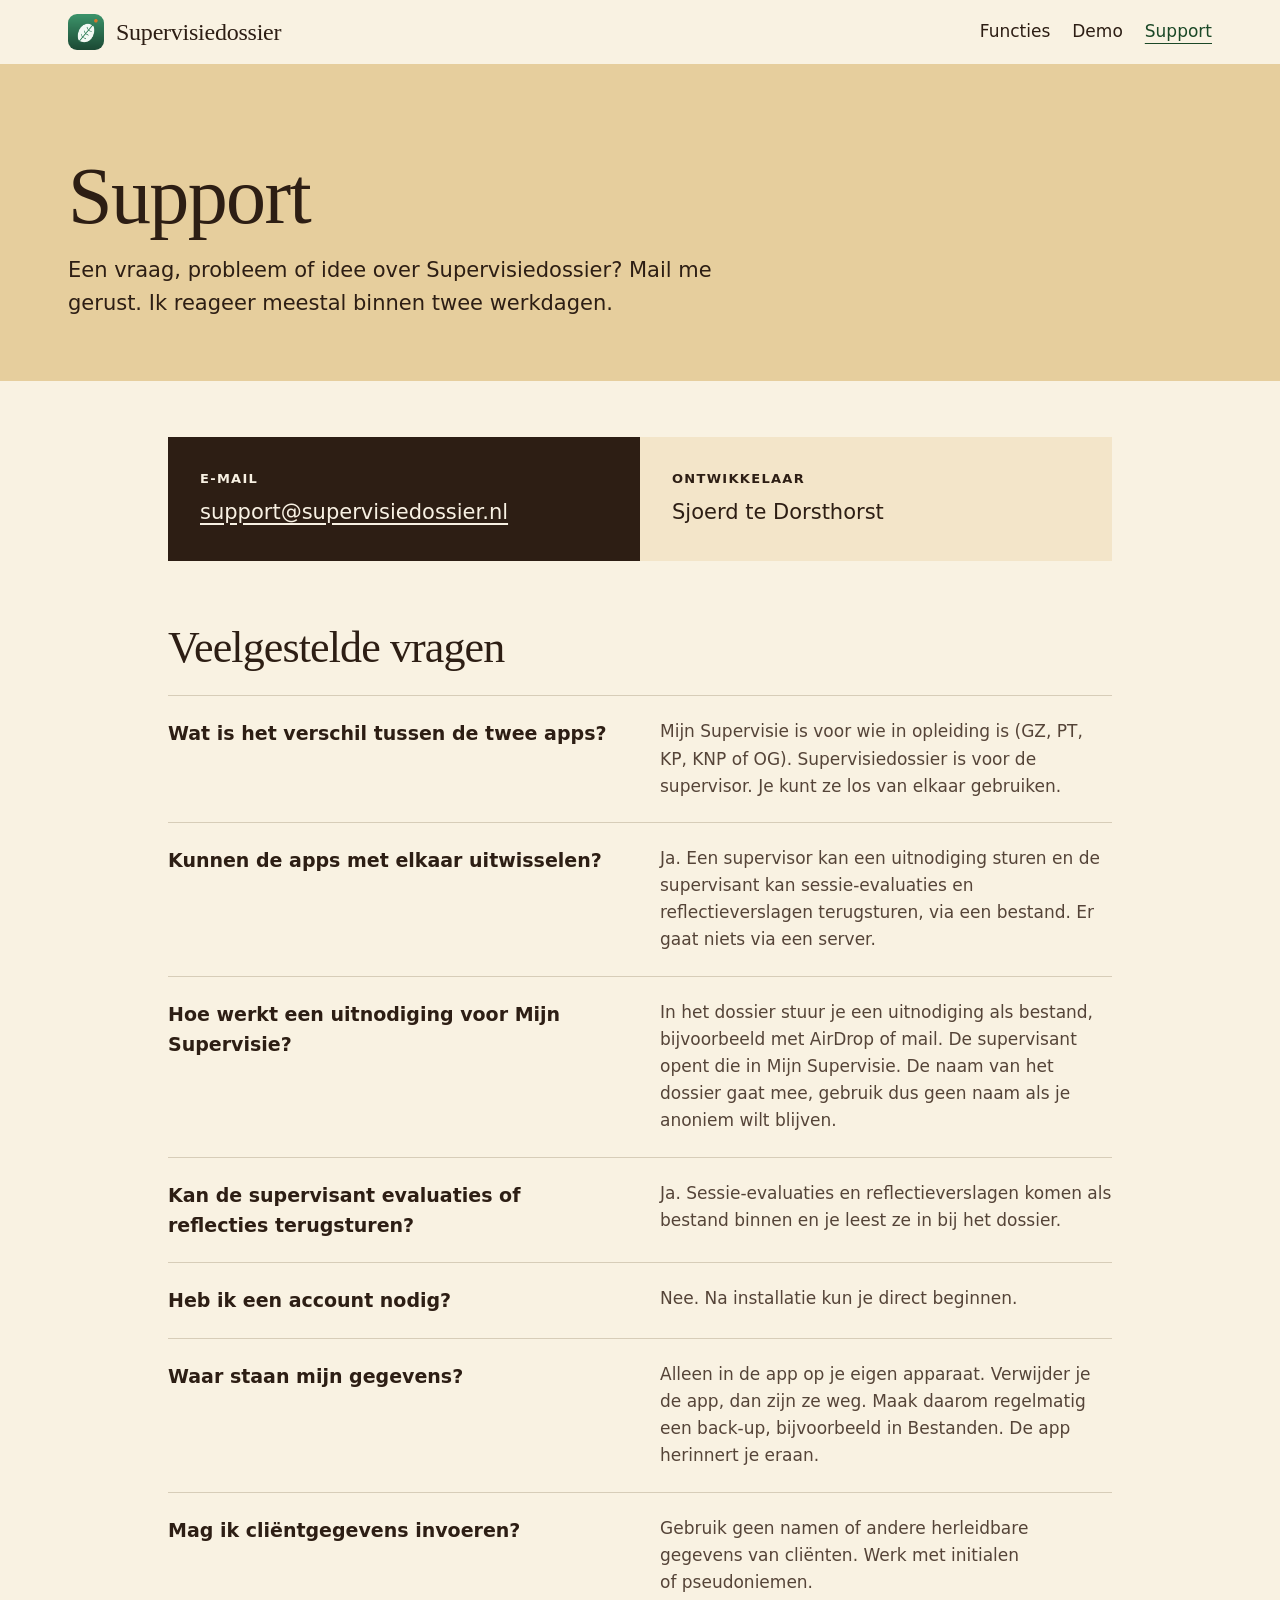
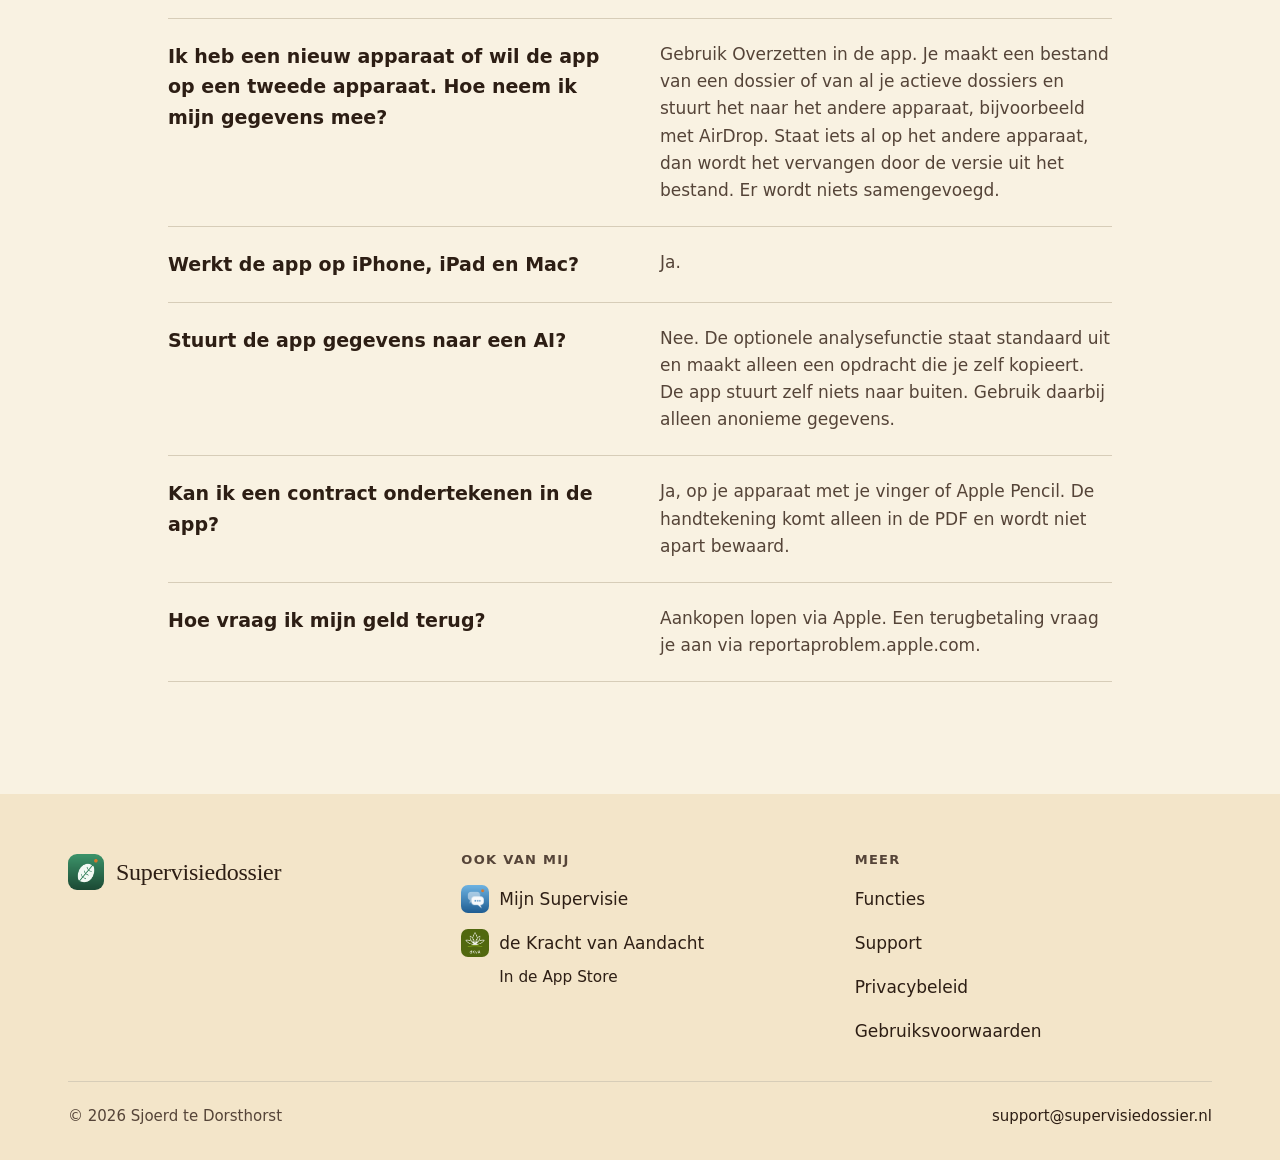
<file: support.html>
<!doctype html>
<html lang="nl">
<head>
<meta charset="utf-8">
<meta name="viewport" content="width=device-width, initial-scale=1">
<title>Support voor Supervisiedossier</title>
<meta name="description" content="Een vraag, probleem of idee over Supervisiedossier? Mail me gerust.">
<meta name="color-scheme" content="light">
<link rel="icon" href="icon-supervisiedossier.png">
<link rel="apple-touch-icon" href="icon-supervisiedossier.png">
<link rel="stylesheet" href="style.css">
</head>
<body class="sd">
<a class="skip" href="#inhoud">Naar de inhoud</a>
<header class="top"><div class="wrap">
<a class="brand" href="index.html"><img src="icon-supervisiedossier.png" alt="">Supervisiedossier</a>
<nav class="main" aria-label="Hoofdmenu">
<a href="functies.html">Functies</a>
<a href="index.html#demo">Demo</a>
<a href="support.html" aria-current="page">Support</a>
</nav></div></header>
<main id="inhoud">
<div class="phead"><div class="wrap"><h1 class="hd">Support</h1><p>Een vraag, probleem of idee over Supervisiedossier? Mail me gerust. Ik reageer meestal binnen twee werkdagen.</p></div></div>
<div class="wrap" style="max-width:1000px;padding-top:56px;padding-bottom:112px">
<div class="contact"><div class="c1"><div class="lbl">E-mail</div><a href="mailto:support@supervisiedossier.nl">support@supervisiedossier.nl</a></div><div class="c2"><div class="lbl">Ontwikkelaar</div>Sjoerd te Dorsthorst</div></div>
<h2 class="hd" style="font-size:clamp(30px,3.6vw,44px);margin-bottom:24px">Veelgestelde vragen</h2>
<div class="faq"><div><h3>Wat is het verschil tussen de twee apps?</h3><p>Mijn Supervisie is voor wie in opleiding is (GZ, PT, KP, KNP of OG). Supervisiedossier is voor de supervisor. Je kunt ze los van elkaar gebruiken.</p></div><div><h3>Kunnen de apps met elkaar uitwisselen?</h3><p>Ja. Een supervisor kan een uitnodiging sturen en de supervisant kan sessie-evaluaties en reflectieverslagen terugsturen, via een bestand. Er gaat niets via een server.</p></div><div><h3>Hoe werkt een uitnodiging voor Mijn Supervisie?</h3><p>In het dossier stuur je een uitnodiging als bestand, bijvoorbeeld met AirDrop of mail. De supervisant opent die in Mijn Supervisie. De naam van het dossier gaat mee, gebruik dus geen naam als je anoniem wilt blijven.</p></div><div><h3>Kan de supervisant evaluaties of reflecties terugsturen?</h3><p>Ja. Sessie-evaluaties en reflectieverslagen komen als bestand binnen en je leest ze in bij het dossier.</p></div><div><h3>Heb ik een account nodig?</h3><p>Nee. Na installatie kun je direct beginnen.</p></div><div><h3>Waar staan mijn gegevens?</h3><p>Alleen in de app op je eigen apparaat. Verwijder je de app, dan zijn ze weg. Maak daarom regelmatig een back-up, bijvoorbeeld in Bestanden. De app herinnert je eraan.</p></div><div><h3>Mag ik cliëntgegevens invoeren?</h3><p>Gebruik geen namen of andere herleidbare gegevens van cliënten. Werk met initialen of pseudoniemen.</p></div><div><h3>Ik heb een nieuw apparaat of wil de app op een tweede apparaat. Hoe neem ik mijn gegevens mee?</h3><p>Gebruik Overzetten in de app. Je maakt een bestand van een dossier of van al je actieve dossiers en stuurt het naar het andere apparaat, bijvoorbeeld met AirDrop. Staat iets al op het andere apparaat, dan wordt het vervangen door de versie uit het bestand. Er wordt niets samengevoegd.</p></div><div><h3>Werkt de app op iPhone, iPad en Mac?</h3><p>Ja.</p></div><div><h3>Stuurt de app gegevens naar een AI?</h3><p>Nee. De optionele analysefunctie staat standaard uit en maakt alleen een opdracht die je zelf kopieert. De app stuurt zelf niets naar buiten. Gebruik daarbij alleen anonieme gegevens.</p></div><div><h3>Kan ik een contract ondertekenen in de app?</h3><p>Ja, op je apparaat met je vinger of Apple Pencil. De handtekening komt alleen in de PDF en wordt niet apart bewaard.</p></div><div><h3>Hoe vraag ik mijn geld terug?</h3><p>Aankopen lopen via Apple. Een terugbetaling vraag je aan via reportaproblem.apple.com.</p></div></div></div>
</main>
<footer class="bot"><div class="wrap">
<div class="grid">
<a class="brand" href="index.html" style="align-self:start"><img src="icon-supervisiedossier.png" alt="">Supervisiedossier</a>
<div class="col"><div class="lbl">Ook van mij</div><a href="https://mijnsupervisie.nl" style="gap:10px"><img src="icon-mijnsupervisie.png" alt="" style="width:28px;height:28px;border-radius:7px">Mijn Supervisie</a><a href="https://krachtvanaandachtapp.nl" style="gap:10px"><img src="icoon-96.png" alt="" style="width:28px;height:28px;border-radius:7px" onerror="this.style.display='none'">de Kracht van Aandacht</a><a href="https://apps.apple.com/app/de-kracht-van-aandacht/id6835198342" style="min-height:0;font-size:.9em;padding-left:38px">In de App Store</a></div>
<div class="col"><div class="lbl">Meer</div><a href="functies.html">Functies</a><a href="support.html">Support</a><a href="privacy.html">Privacybeleid</a><a href="voorwaarden.html">Gebruiksvoorwaarden</a></div>
</div>
<div class="legal"><span>© 2026 Sjoerd te Dorsthorst</span><a href="mailto:support@supervisiedossier.nl" style="min-height:0">support@supervisiedossier.nl</a></div>
</div></footer>
<script src="site-config.js"></script>
<script src="site.js"></script>

</body>
</html>
</file>
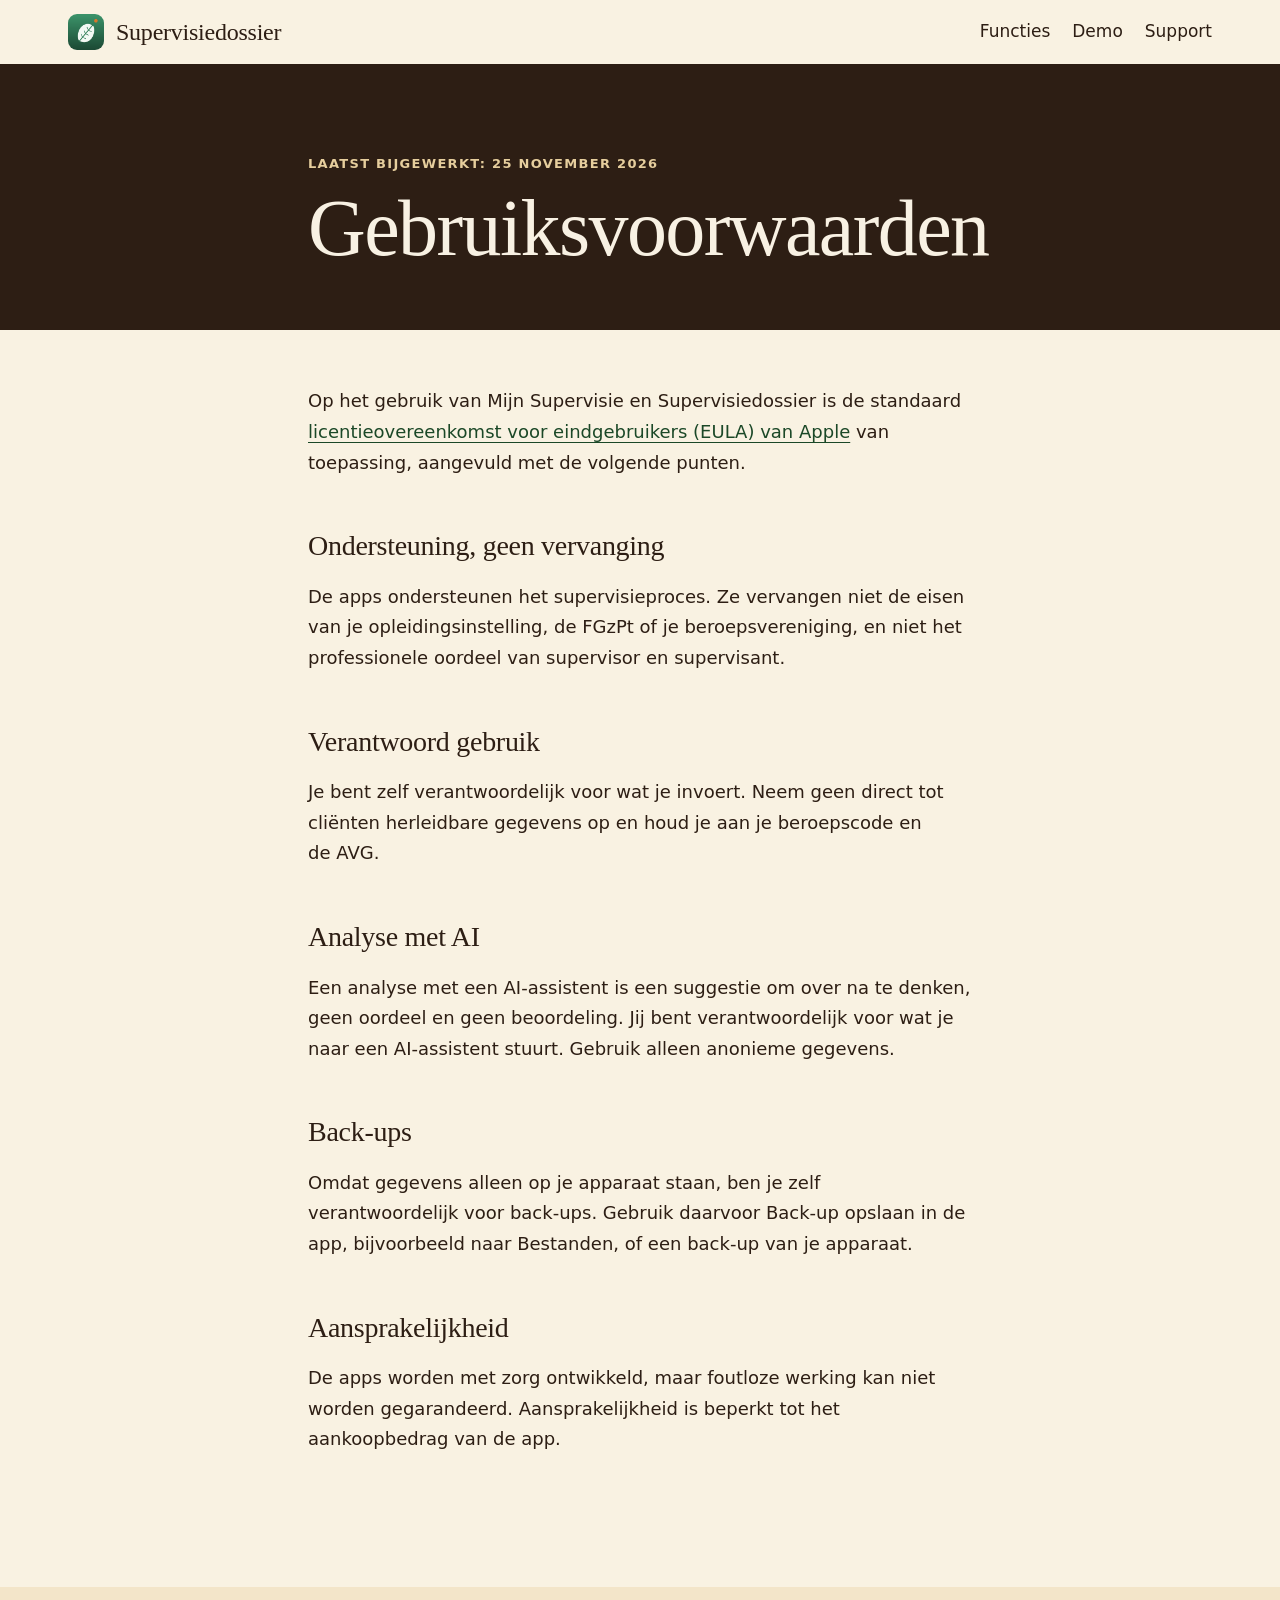
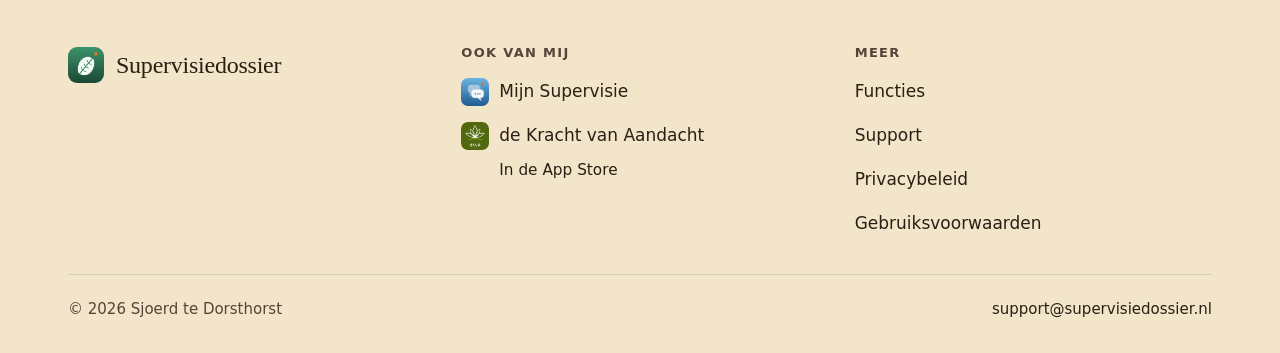
<file: voorwaarden.html>
<!doctype html>
<html lang="nl">
<head>
<meta charset="utf-8">
<meta name="viewport" content="width=device-width, initial-scale=1">
<title>Gebruiksvoorwaarden, Supervisiedossier</title>
<meta name="description" content="Gebruiksvoorwaarden van Supervisiedossier en Mijn Supervisie.">
<meta name="color-scheme" content="light">
<link rel="icon" href="icon-supervisiedossier.png">
<link rel="apple-touch-icon" href="icon-supervisiedossier.png">
<link rel="stylesheet" href="style.css">
</head>
<body class="sd">
<a class="skip" href="#inhoud">Naar de inhoud</a>
<header class="top"><div class="wrap">
<a class="brand" href="index.html"><img src="icon-supervisiedossier.png" alt="">Supervisiedossier</a>
<nav class="main" aria-label="Hoofdmenu">
<a href="functies.html">Functies</a>
<a href="index.html#demo">Demo</a>
<a href="support.html">Support</a>
</nav></div></header>
<main id="inhoud">
<div class="phead dk"><div class="wrap" style="max-width:720px"><div class="lbl" style="color:var(--sand)">Laatst bijgewerkt: 25 november 2026</div><h1 class="hd" style="margin-top:12px">Gebruiksvoorwaarden</h1></div></div>
<article class="text"><p>Op het gebruik van Mijn Supervisie en Supervisiedossier is de standaard <a href="https://www.apple.com/legal/internet-services/itunes/dev/stdeula/">licentieovereenkomst voor eindgebruikers (EULA) van Apple</a> van toepassing, aangevuld met de volgende punten.</p><h2>Ondersteuning, geen vervanging</h2><p>De apps ondersteunen het supervisieproces. Ze vervangen niet de eisen van je opleidingsinstelling, de FGzPt of je beroepsvereniging, en niet het professionele oordeel van supervisor en supervisant.</p><h2>Verantwoord gebruik</h2><p>Je bent zelf verantwoordelijk voor wat je invoert. Neem geen direct tot cliënten herleidbare gegevens op en houd je aan je beroepscode en de AVG.</p><h2>Analyse met AI</h2><p>Een analyse met een AI-assistent is een suggestie om over na te denken, geen oordeel en geen beoordeling. Jij bent verantwoordelijk voor wat je naar een AI-assistent stuurt. Gebruik alleen anonieme gegevens.</p><h2>Back-ups</h2><p>Omdat gegevens alleen op je apparaat staan, ben je zelf verantwoordelijk voor back-ups. Gebruik daarvoor Back-up opslaan in de app, bijvoorbeeld naar Bestanden, of een back-up van je apparaat.</p><h2>Aansprakelijkheid</h2><p>De apps worden met zorg ontwikkeld, maar foutloze werking kan niet worden gegarandeerd. Aansprakelijkheid is beperkt tot het aankoopbedrag van de app.</p></article>
</main>
<footer class="bot"><div class="wrap">
<div class="grid">
<a class="brand" href="index.html" style="align-self:start"><img src="icon-supervisiedossier.png" alt="">Supervisiedossier</a>
<div class="col"><div class="lbl">Ook van mij</div><a href="https://mijnsupervisie.nl" style="gap:10px"><img src="icon-mijnsupervisie.png" alt="" style="width:28px;height:28px;border-radius:7px">Mijn Supervisie</a><a href="https://krachtvanaandachtapp.nl" style="gap:10px"><img src="icoon-96.png" alt="" style="width:28px;height:28px;border-radius:7px" onerror="this.style.display='none'">de Kracht van Aandacht</a><a href="https://apps.apple.com/app/de-kracht-van-aandacht/id6835198342" style="min-height:0;font-size:.9em;padding-left:38px">In de App Store</a></div>
<div class="col"><div class="lbl">Meer</div><a href="functies.html">Functies</a><a href="support.html">Support</a><a href="privacy.html">Privacybeleid</a><a href="voorwaarden.html">Gebruiksvoorwaarden</a></div>
</div>
<div class="legal"><span>© 2026 Sjoerd te Dorsthorst</span><a href="mailto:support@supervisiedossier.nl" style="min-height:0">support@supervisiedossier.nl</a></div>
</div></footer>
<script src="site-config.js"></script>
<script src="site.js"></script>

</body>
</html>
</file>
<file: style.css>
:root{
  --paper:oklch(0.962 0.022 85);--paper2:oklch(0.925 0.04 85);--sand:oklch(0.86 0.07 85);
  --ink:oklch(0.25 0.03 55);--ink2:oklch(0.4 0.03 55);--line:oklch(0.85 0.03 85);
  --sun:oklch(0.7 0.17 50);--sun-ink:oklch(0.5 0.14 45);
  --serif:"Iowan Old Style","Palatino Linotype",Palatino,"Book Antiqua",Georgia,serif;
  --sans:-apple-system,BlinkMacSystemFont,"Segoe UI",system-ui,Roboto,"Helvetica Neue",sans-serif;
}
body.ms{--accent:oklch(0.42 0.15 258);--accent-dark:oklch(0.32 0.15 258);--accent-soft:oklch(0.91 0.045 250);--sky:oklch(0.86 0.06 250);--hill1:oklch(0.52 0.13 258);--hill2:oklch(0.42 0.15 258);--hill3:oklch(0.33 0.12 258);}
body.sd{--accent:oklch(0.36 0.075 150);--accent-dark:oklch(0.29 0.075 150);--accent-soft:oklch(0.91 0.045 140);--sky:oklch(0.86 0.06 145);--hill1:oklch(0.5 0.09 150);--hill2:oklch(0.4 0.08 150);--hill3:oklch(0.31 0.07 150);}
*{box-sizing:border-box}
html{scroll-behavior:smooth}
@media (prefers-reduced-motion:reduce){html{scroll-behavior:auto}*{animation:none!important;transition:none!important}}
body{margin:0;background:var(--paper);color:var(--ink);font-family:var(--sans);font-size:17px;line-height:1.6;-webkit-font-smoothing:antialiased}
a{color:var(--accent);text-underline-offset:4px}
a:hover{color:var(--accent-dark)}
img{max-width:100%}
.skip{position:absolute;left:-999px;top:8px;background:var(--ink);color:#fff;padding:10px 16px;border-radius:8px;z-index:50}
.skip:focus{left:8px}
:focus-visible{outline:3px solid var(--sun);outline-offset:2px}
.wrap{max-width:1200px;margin:0 auto;padding:0 28px}
.hd{font-family:var(--serif);font-weight:400;letter-spacing:-0.02em;margin:0;text-wrap:balance;line-height:1.05}
.lbl{font-size:13px;font-weight:600;letter-spacing:0.1em;text-transform:uppercase}
p{text-wrap:pretty}

/* header */
header.top{position:sticky;top:0;z-index:20;background:oklch(0.962 0.022 85 / .94);backdrop-filter:blur(8px)}
header.top .wrap{display:flex;justify-content:space-between;align-items:center;gap:16px;flex-wrap:wrap;padding-top:10px;padding-bottom:10px}
.brand{display:inline-flex;align-items:center;gap:12px;min-height:44px;text-decoration:none;color:var(--ink);font-family:var(--serif);font-size:24px;letter-spacing:-0.01em}
.brand img{width:36px;height:36px;border-radius:9px;display:block}
nav.main{display:flex;gap:22px;flex-wrap:wrap;align-items:center}
nav.main a{display:inline-flex;align-items:center;min-height:44px;color:var(--ink);text-decoration:none}
nav.main a:hover,nav.main a[aria-current]{color:var(--accent);text-decoration:underline;text-underline-offset:6px}

/* buttons */
.btn{display:inline-flex;align-items:center;justify-content:center;min-height:48px;padding:0 26px;border-radius:999px;text-decoration:none;font-weight:500;font-size:16px;border:2px solid transparent;cursor:pointer;font-family:inherit}
.btn.primary{background:var(--accent);color:#fff}
.btn.primary:hover{background:var(--accent-dark);color:#fff}
.btn.ghost{background:transparent;border-color:var(--accent);color:var(--accent)}
.btn.ghost:hover{background:var(--accent-soft)}
.btn.light{background:oklch(0.97 0.012 85);color:var(--accent-dark)}
.btn[aria-disabled=true]{opacity:.65;cursor:default;pointer-events:none}
.price{font-family:var(--serif);font-size:26px}

/* hero */
.hero{display:grid;grid-template-columns:repeat(auto-fit,minmax(min(440px,100%),1fr));gap:36px 56px;align-items:end;padding:64px 28px 56px}
.hero h1{font-size:clamp(44px,6.6vw,92px)}
.hero h1 em{color:var(--accent)}
.hero .lead{font-size:21px;line-height:1.55;color:var(--ink2);max-width:28em;margin:0 0 26px}
.cta{display:flex;gap:14px;align-items:center;flex-wrap:wrap}
.cta small{color:var(--ink2);font-size:15px}
.scene{position:relative;height:clamp(260px,38vw,480px);overflow:hidden;background:var(--sky)}
.scene svg{position:absolute;inset:0;width:100%;height:100%}
.scene img.art{position:absolute;inset:0;width:100%;height:100%;object-fit:cover}

/* sections */
section.s{padding:clamp(64px,8vw,112px) 0}
section.alt{background:var(--paper2)}
.s h2{font-size:clamp(34px,4.6vw,58px);margin-bottom:16px}
.intro{font-size:20px;line-height:1.55;color:var(--ink2);max-width:38em;margin:0}
.two{display:grid;grid-template-columns:repeat(auto-fit,minmax(min(420px,100%),1fr));gap:48px 64px;align-items:center}
.ticks{list-style:none;margin:0;padding:0;display:flex;flex-direction:column;gap:12px;font-size:18px}
.ticks li{display:flex;gap:14px}
.ticks li:before{content:"";flex:none;width:8px;height:8px;margin-top:11px;background:var(--sun)}
.step{display:grid;grid-template-columns:repeat(auto-fit,minmax(min(380px,100%),1fr));gap:48px;align-items:center;margin-top:clamp(48px,6vw,88px)}
.step .num{font-family:var(--serif);font-style:italic;font-size:96px;line-height:.9;color:var(--sun-ink)}
.step h3{font-family:var(--serif);font-weight:400;font-size:clamp(28px,3.2vw,40px);margin:8px 0 14px;letter-spacing:-0.01em}
.step p{margin:0;font-size:18px;max-width:30em}
.step .vis{display:flex;justify-content:center}
.step .numrow{display:flex;align-items:center;gap:18px}
.stepicon{width:64px;height:64px;flex:none;border-radius:18px;background:var(--accent-soft);display:flex;align-items:center;justify-content:center}
.stepicon svg{width:62%;height:auto}
@media(min-width:900px){.step{grid-template-columns:minmax(0,1fr) minmax(0,1.5fr)}.step:has(>.vis:first-child){grid-template-columns:minmax(0,1.5fr) minmax(0,1fr)}}
figure.shotfig{margin:0}
figure.shotfig img{display:block;width:100%;border-radius:16px;box-shadow:0 24px 48px -20px oklch(0.25 0.05 60 / .45)}
figure.shotfig.missing{display:none}

/* features */
.feat{display:grid;grid-template-columns:repeat(auto-fit,minmax(min(320px,100%),1fr));gap:44px 56px;margin-top:48px}
.feat article{border-top:2px solid var(--accent);padding-top:16px}
.feat .n{font-family:var(--serif);font-style:italic;font-size:22px;color:var(--sun-ink)}
.feat h3{margin:4px 0 8px;font-size:20px;font-weight:600}
.feat p{margin:0;font-size:17px;color:var(--ink2)}
.value{display:grid;grid-template-columns:repeat(auto-fit,minmax(min(320px,100%),1fr));gap:40px;margin-top:40px}
.value div{border-top:4px solid var(--accent);padding-top:16px}
.value h3{font-family:var(--serif);font-weight:400;font-size:26px;margin:0 0 8px}
.value p{margin:0;color:var(--ink2)}

/* blocks */
.blocks{display:grid;grid-template-columns:repeat(auto-fit,minmax(min(420px,100%),1fr))}
.blocks>div{padding:clamp(40px,6vw,88px) clamp(28px,5vw,72px);display:flex;flex-direction:column;gap:16px;align-items:flex-start}
.blocks h2{font-size:clamp(30px,3.6vw,44px);margin:0}
.blocks p{margin:0;font-size:18px;max-width:30em}
.dark{background:var(--ink);color:oklch(0.96 0.02 85)}
.dark a{color:oklch(0.82 0.13 60)}
.sandbg{background:var(--sand)}
blockquote{margin:0;font-family:var(--serif);font-style:italic;font-size:clamp(28px,3.8vw,48px);line-height:1.2;text-wrap:pretty}
.maker{font-size:18px}
.maker strong{display:block}
.band{background:var(--ink);color:oklch(0.96 0.02 85)}
.band .wrap{display:flex;justify-content:space-between;gap:32px;align-items:center;flex-wrap:wrap;padding-top:64px;padding-bottom:64px}
.band p.big{font-family:var(--serif);font-size:clamp(26px,3.2vw,40px);line-height:1.25;margin:0;max-width:20em}

/* page heads and text pages */
.phead{background:var(--sand)}
.phead.dk{background:var(--ink);color:oklch(0.96 0.02 85)}
.phead .wrap{padding-top:clamp(48px,7vw,96px);padding-bottom:clamp(36px,5vw,60px)}
.phead h1{font-size:clamp(42px,6.4vw,80px)}
.phead p{font-size:21px;max-width:32em;margin:16px 0 0}
article.text{max-width:720px;margin:0 auto;padding:56px 28px 112px;font-size:18px;line-height:1.7}
article.text h2{font-family:var(--serif);font-weight:400;font-size:28px;margin:44px 0 12px;letter-spacing:-0.01em}
article.text p{margin:0 0 20px}
.contact{display:grid;grid-template-columns:repeat(auto-fit,minmax(min(280px,100%),1fr));margin-bottom:64px}
.contact>div{padding:32px;display:flex;flex-direction:column;gap:6px}
.contact .c1{background:var(--ink);color:oklch(0.96 0.02 85)}
.contact .c1 a{color:oklch(0.96 0.02 85);font-size:21px;overflow-wrap:anywhere}
.contact .c2{background:var(--paper2);font-size:21px}
.faq{border-top:1px solid var(--line)}
.faq div{border-bottom:1px solid var(--line);padding:22px 0;display:grid;grid-template-columns:repeat(auto-fit,minmax(min(280px,100%),1fr));gap:10px 40px}
.faq h3{margin:0;font-size:19px;font-weight:600}
.faq p{margin:0;color:var(--ink2)}

/* footer */
footer.bot{background:var(--paper2)}
footer.bot .grid{display:grid;grid-template-columns:repeat(auto-fit,minmax(min(220px,100%),1fr));gap:36px;padding:56px 0 28px}
footer.bot a{display:inline-flex;align-items:center;min-height:44px;color:var(--ink);text-decoration:none}
footer.bot a:hover{color:var(--accent);text-decoration:underline}
footer.bot .col{display:flex;flex-direction:column}
footer.bot .lbl{color:var(--ink2);margin-bottom:6px}
footer.bot .legal{border-top:1px solid var(--line);padding:22px 0 32px;display:flex;justify-content:space-between;gap:16px;flex-wrap:wrap;font-size:15px;color:var(--ink2)}

/* demo */
.demoframe{max-width:980px;border:10px solid var(--ink);border-radius:30px;overflow:hidden;background:var(--paper);margin-top:32px}
.demo-top{display:flex;justify-content:space-between;align-items:center;gap:14px;flex-wrap:wrap;padding:16px clamp(16px,3vw,28px);background:#fff;border-bottom:1px solid var(--line)}
.demo-who{display:flex;align-items:center;gap:12px}
.avatar{width:44px;height:44px;border-radius:50%;background:var(--accent-soft);color:var(--accent-dark);display:flex;align-items:center;justify-content:center;font-weight:600}
.demo-who small{display:block;color:var(--ink2);font-size:14px}
.tabs{display:flex;gap:8px;flex-wrap:wrap}
.tabs button{min-height:44px;padding:0 16px;border-radius:999px;border:1px solid var(--line);background:transparent;color:var(--accent-dark);font:inherit;font-size:15px;font-weight:500;cursor:pointer}
.tabs button[aria-current=step]{background:var(--accent);border-color:var(--accent);color:#fff}
.demo-body{padding:clamp(18px,3vw,32px);display:flex;flex-direction:column;gap:18px;background:var(--paper)}
.demo-body h3{margin:0;font-family:var(--serif);font-weight:500;font-size:26px;color:var(--accent-dark)}
.demo-body p{margin:0}
.demo-body .note{font-size:15px;color:var(--ink2)}
.card{background:#fff;border:1px solid var(--line);border-radius:16px;padding:16px 18px}
.choice{cursor:pointer;text-align:left;display:flex;align-items:center;gap:14px;min-height:52px;width:100%;padding:10px 16px;border-radius:14px;border:1px solid var(--line);background:#fff;color:var(--ink);font:inherit;font-size:16px;line-height:1.4}
.choice[aria-pressed=true]{background:var(--accent-soft);border-color:var(--accent)}
.choice .box{flex:none;width:22px;height:22px;border-radius:6px;border:2px solid var(--accent);background:#fff;display:flex;align-items:center;justify-content:center}
.choice[aria-pressed=true] .box{background:var(--accent)}
.choice .box svg{width:14px;height:14px;stroke:#fff;fill:none;stroke-width:2.6;stroke-linecap:round;stroke-linejoin:round;opacity:0}
.choice[aria-pressed=true] .box svg{opacity:1}
.chips{display:flex;gap:8px;flex-wrap:wrap}
.chip{cursor:pointer;display:inline-flex;align-items:center;gap:8px;min-height:44px;padding:8px 16px;border-radius:999px;border:1px solid var(--line);background:#fff;color:var(--ink);font:inherit;font-size:15px;text-align:left}
.chip[aria-pressed=true]{background:var(--accent-soft);border-color:var(--accent)}
.chip svg{width:14px;height:14px;stroke:var(--accent-dark);fill:none;stroke-width:2.6;stroke-linecap:round;stroke-linejoin:round;flex:none;opacity:0}
.chip[aria-pressed=true] svg{opacity:1}
.demo-body textarea{width:100%;padding:14px 16px;border:1px solid var(--line);border-radius:14px;background:#fff;color:var(--ink);font-family:var(--serif);font-size:17px;line-height:1.5;resize:vertical}
.demo-body select{min-height:44px;padding:0 12px;border-radius:10px;border:1px solid var(--line);background:#fff;font:inherit;font-size:15px}
.row{display:flex;justify-content:space-between;align-items:center;gap:14px;flex-wrap:wrap}
.dbtn{cursor:pointer;min-height:48px;padding:0 24px;border:0;border-radius:12px;background:var(--accent);color:#fff;font:inherit;font-weight:600;font-size:16px}
.dbtn.sec{background:#fff;color:var(--accent-dark);border:1px solid var(--accent)}
.dbtn:disabled{opacity:.45;cursor:default}
.goalrow{display:flex;gap:12px;align-items:center;flex-wrap:wrap;justify-content:space-between}
.dgrid{display:grid;grid-template-columns:repeat(auto-fit,minmax(min(300px,100%),1fr));gap:24px;align-items:start}
.slider{display:flex;flex-direction:column;gap:4px;padding:14px 18px 6px}
.slider .t{font-family:var(--serif);font-weight:500;font-size:19px;line-height:1.25;color:var(--accent-dark)}
.slider .ends{display:flex;justify-content:space-between;font-size:14px;color:var(--ink2)}
.slider input{width:100%;height:44px;margin:0;accent-color:var(--accent);cursor:pointer}
.legend{display:flex;gap:16px;flex-wrap:wrap;font-size:14px;color:var(--ink2)}
.legend span{display:inline-flex;align-items:center;gap:6px}
.sr{position:absolute;width:1px;height:1px;overflow:hidden;clip:rect(0 0 0 0)}
pre.prompt{margin:0;white-space:pre-wrap;font-family:var(--sans);font-size:15px;line-height:1.55;background:#fff;border:1px dashed var(--accent);border-radius:14px;padding:16px 18px}
.warn{font-size:15px;color:oklch(0.42 0.14 45)}
.ok{color:var(--accent-dark);font-weight:600;font-size:15px}
</file>
